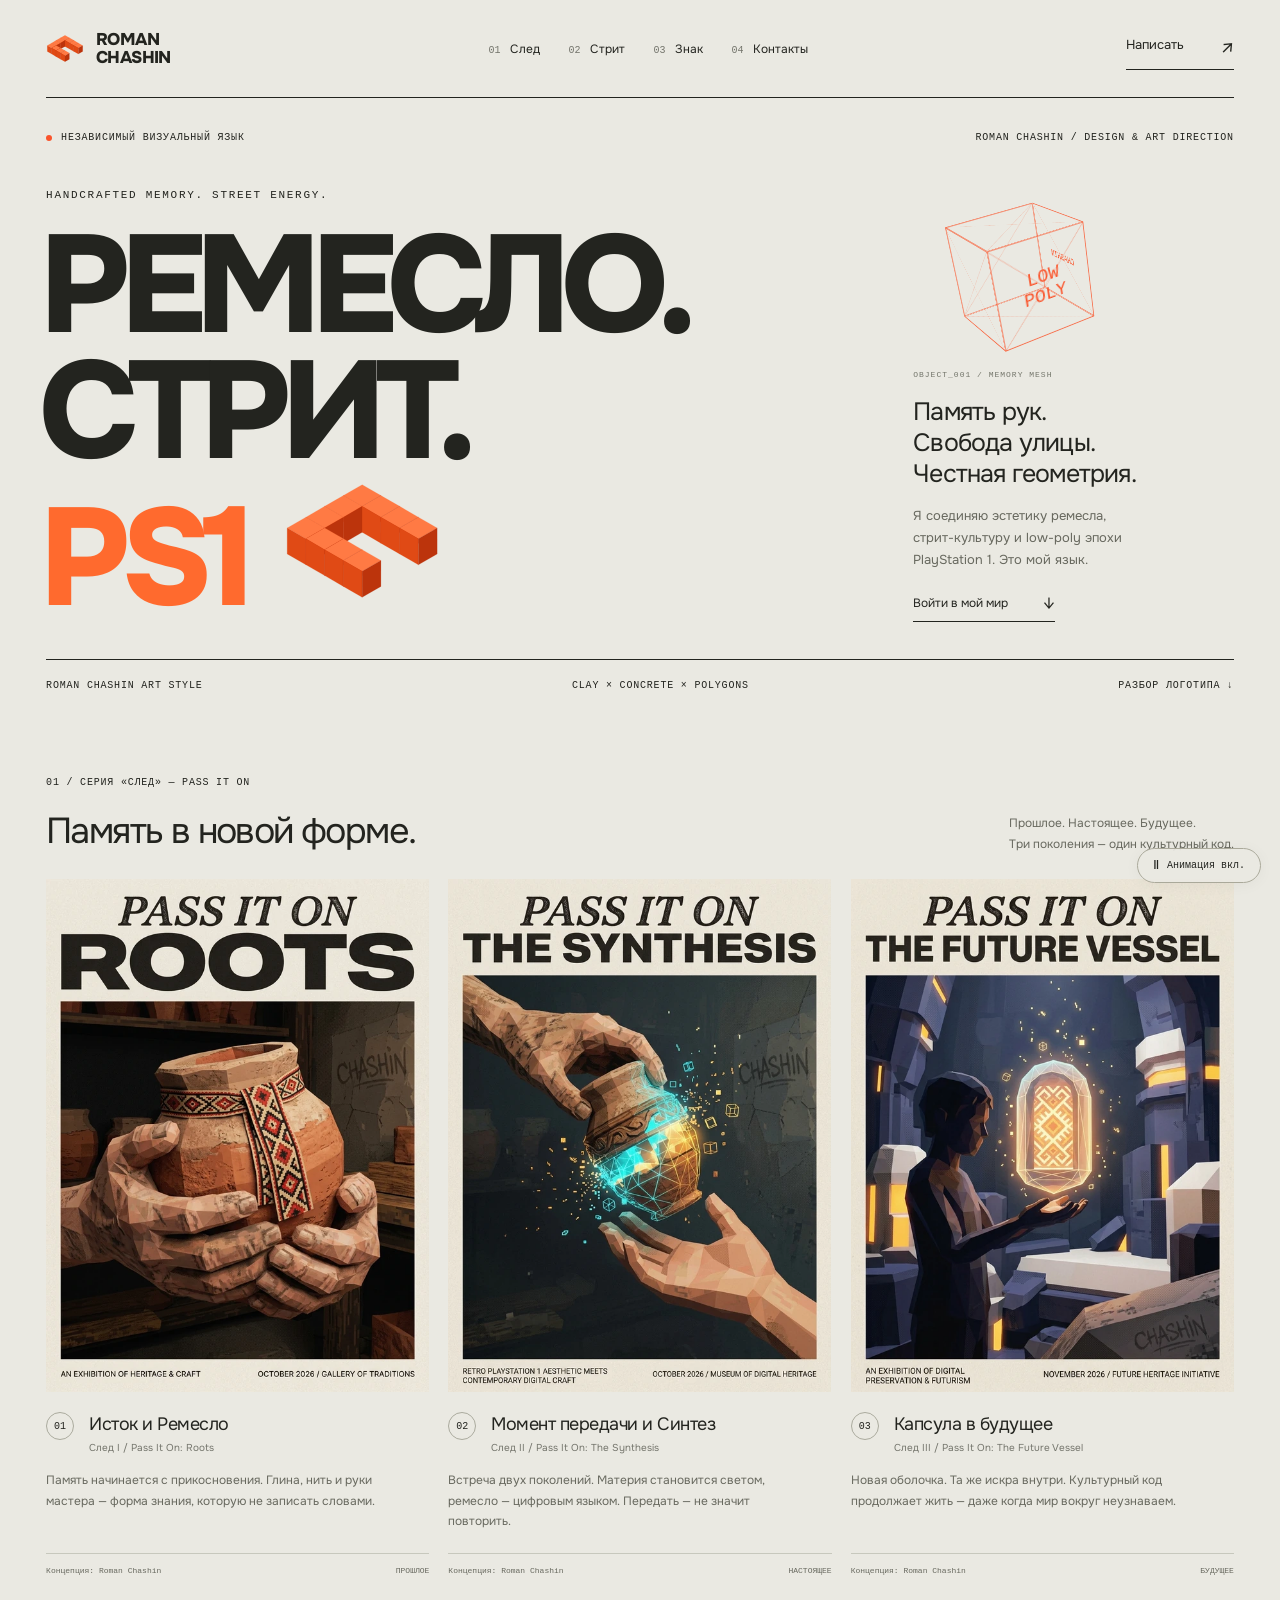
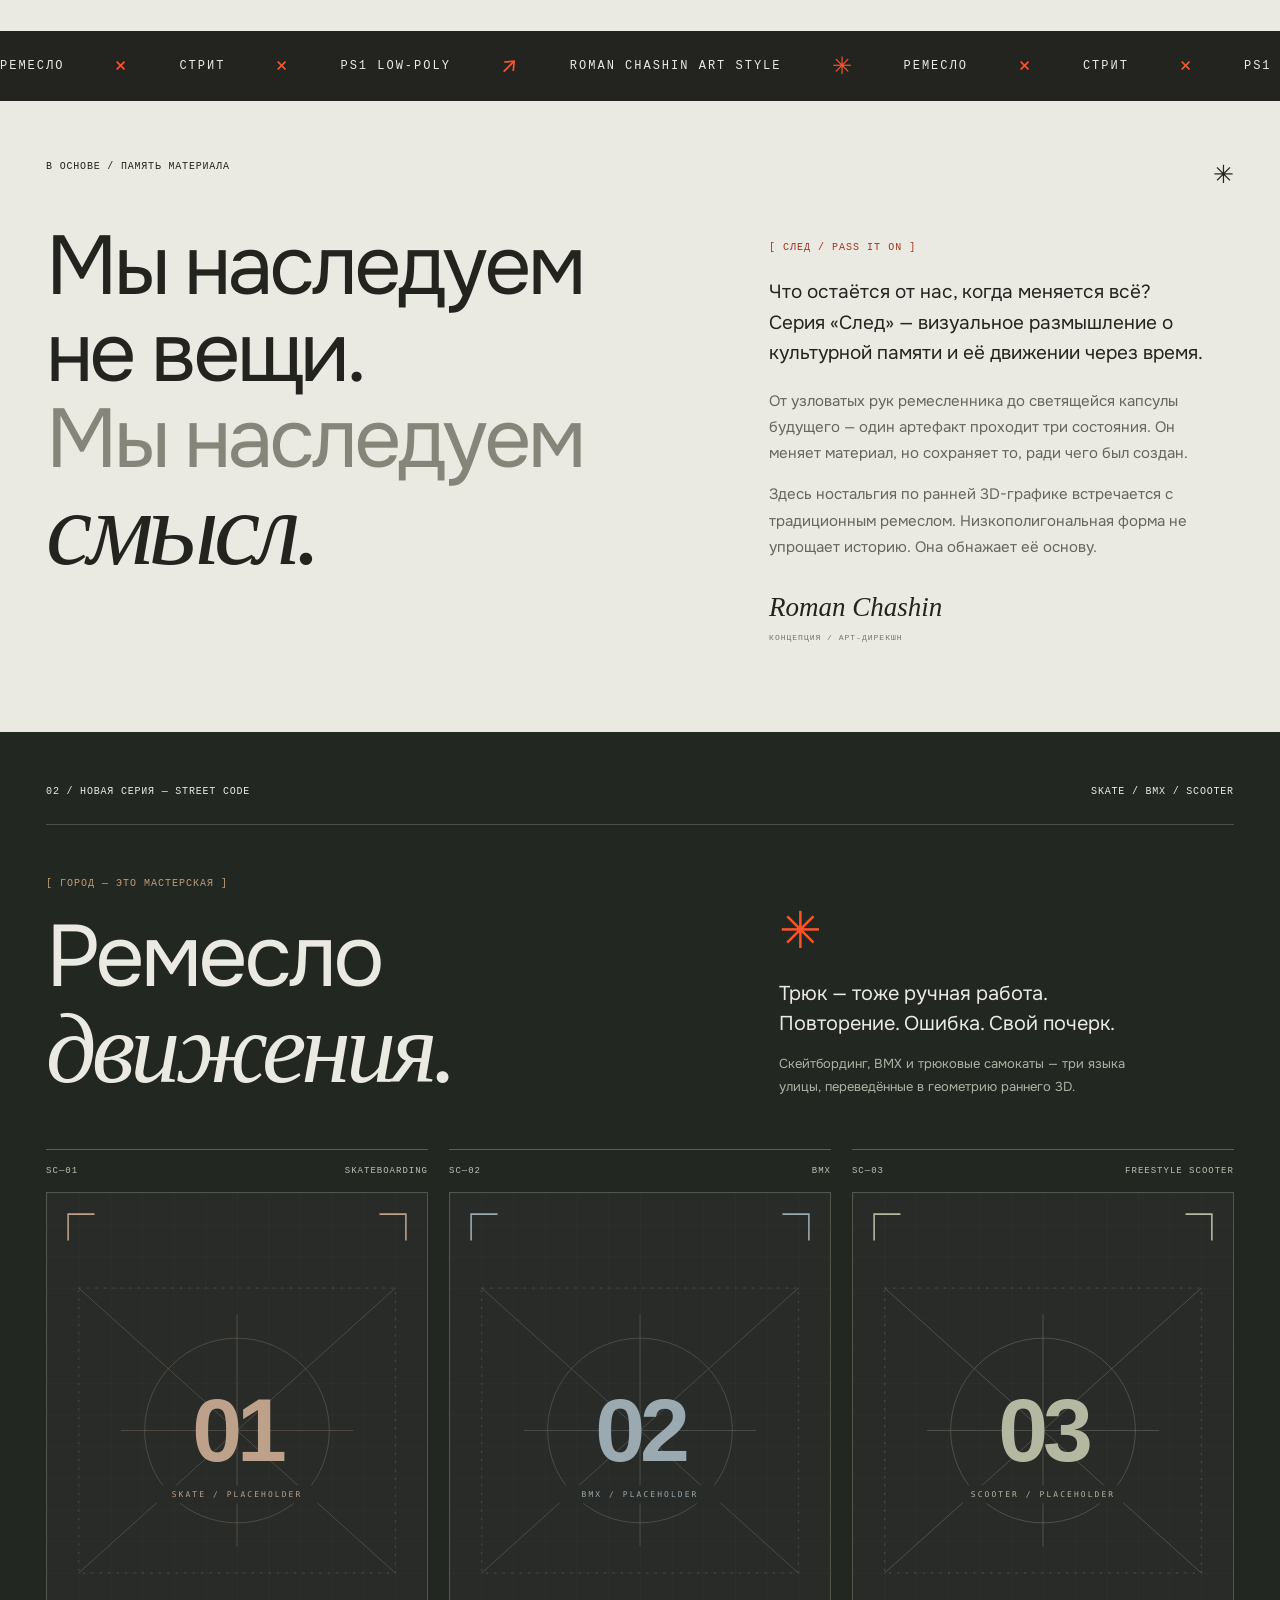
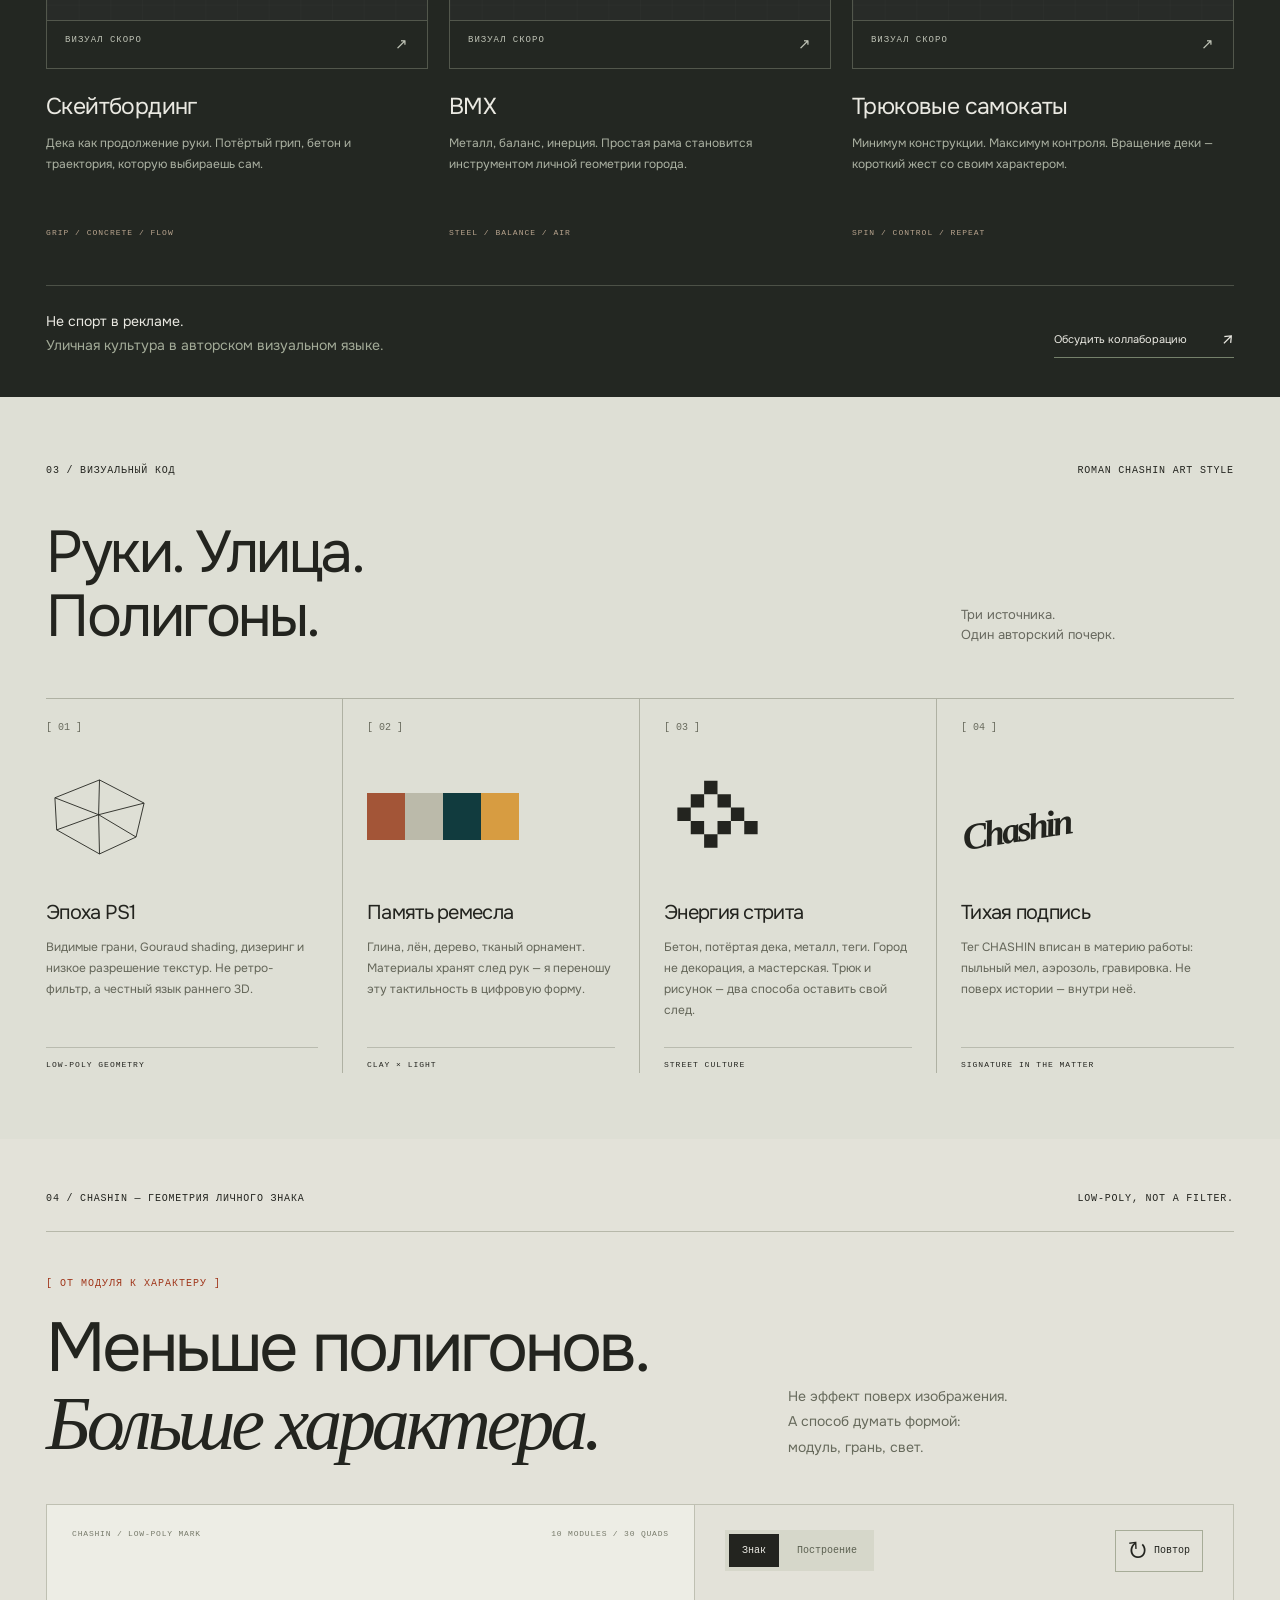
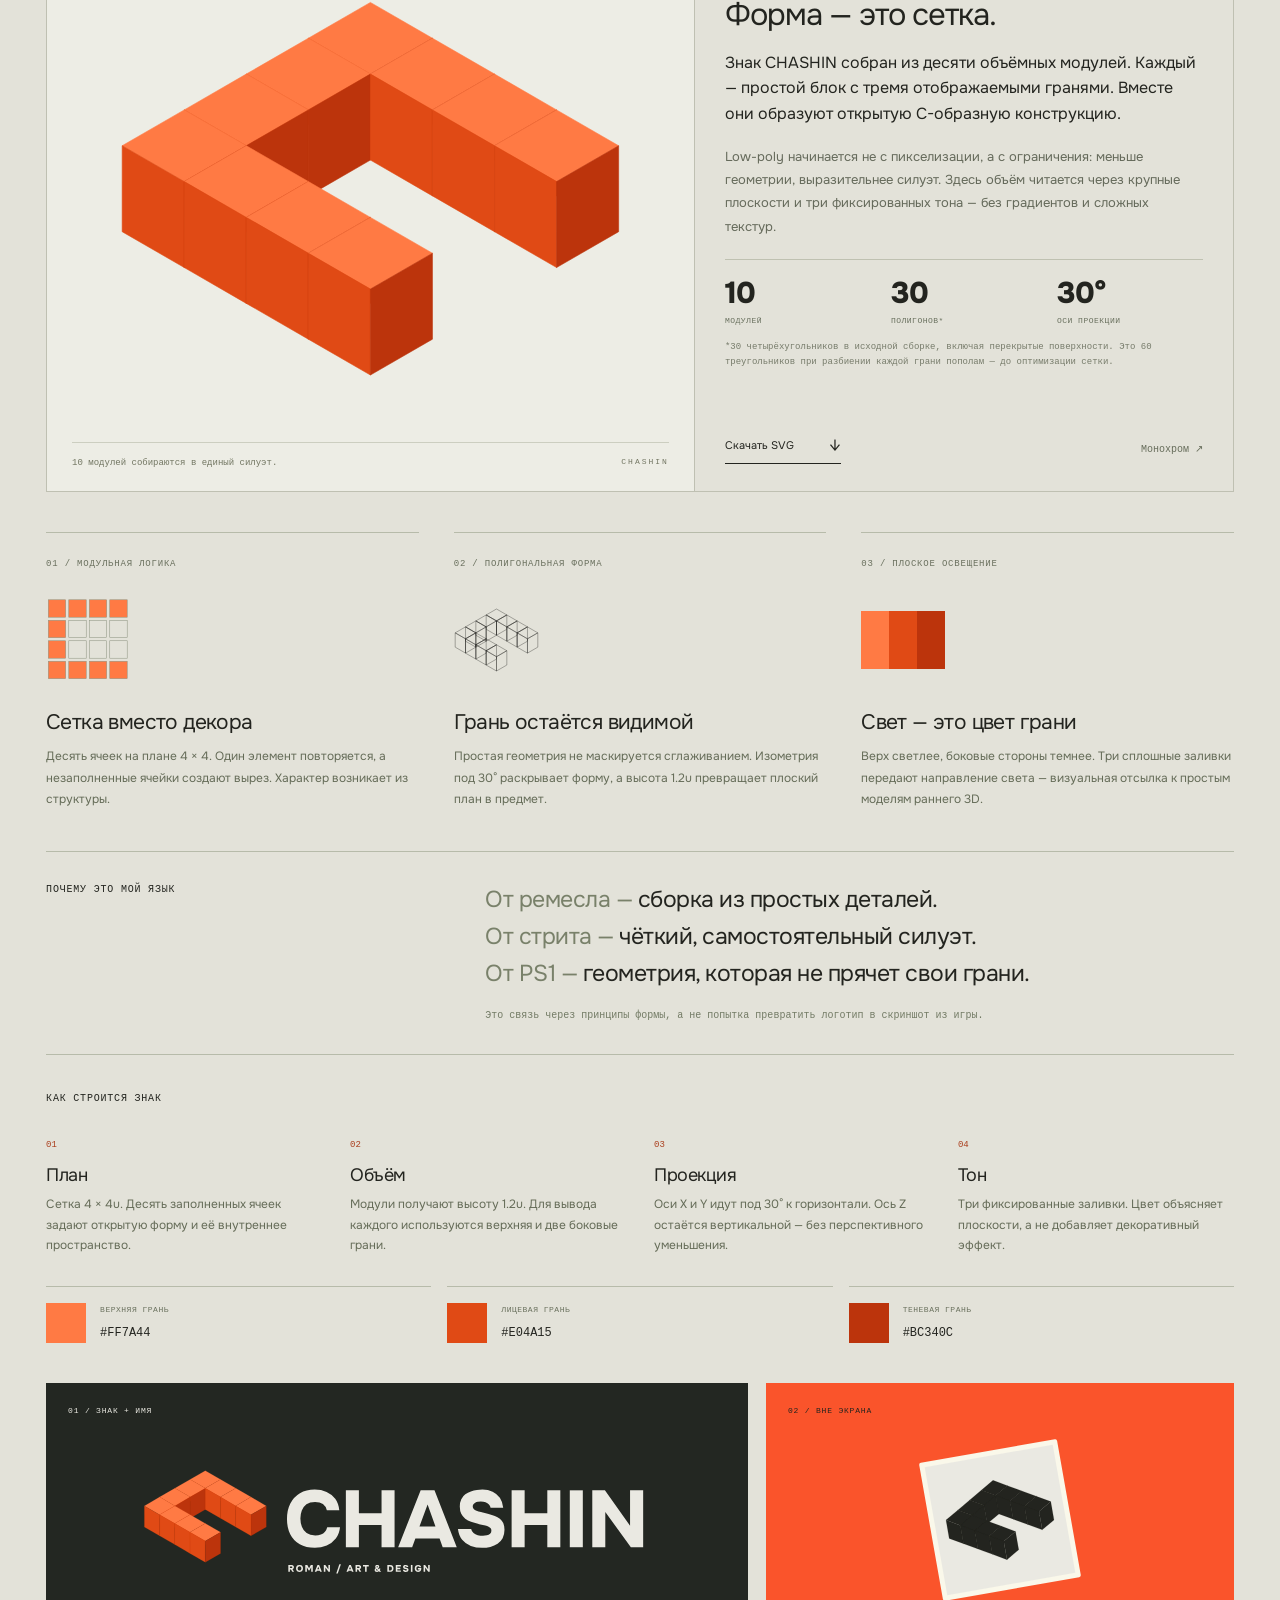
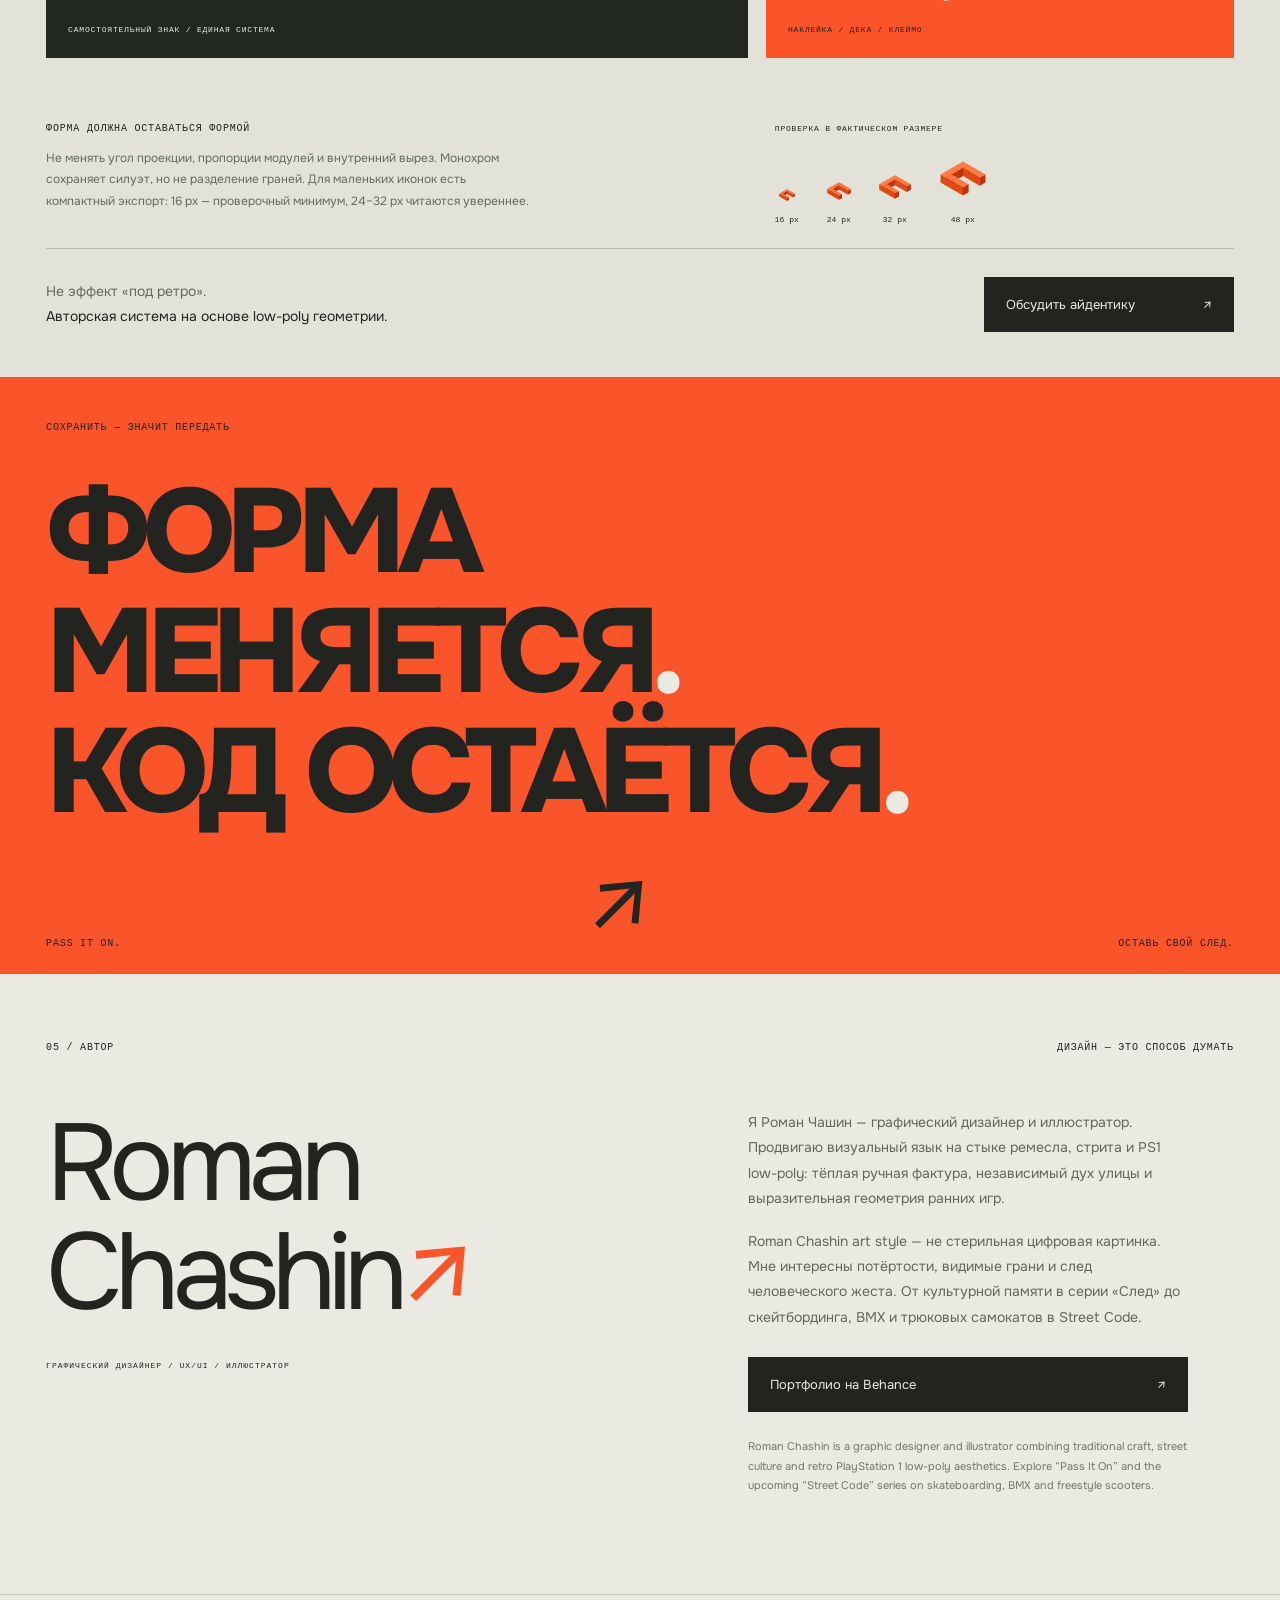
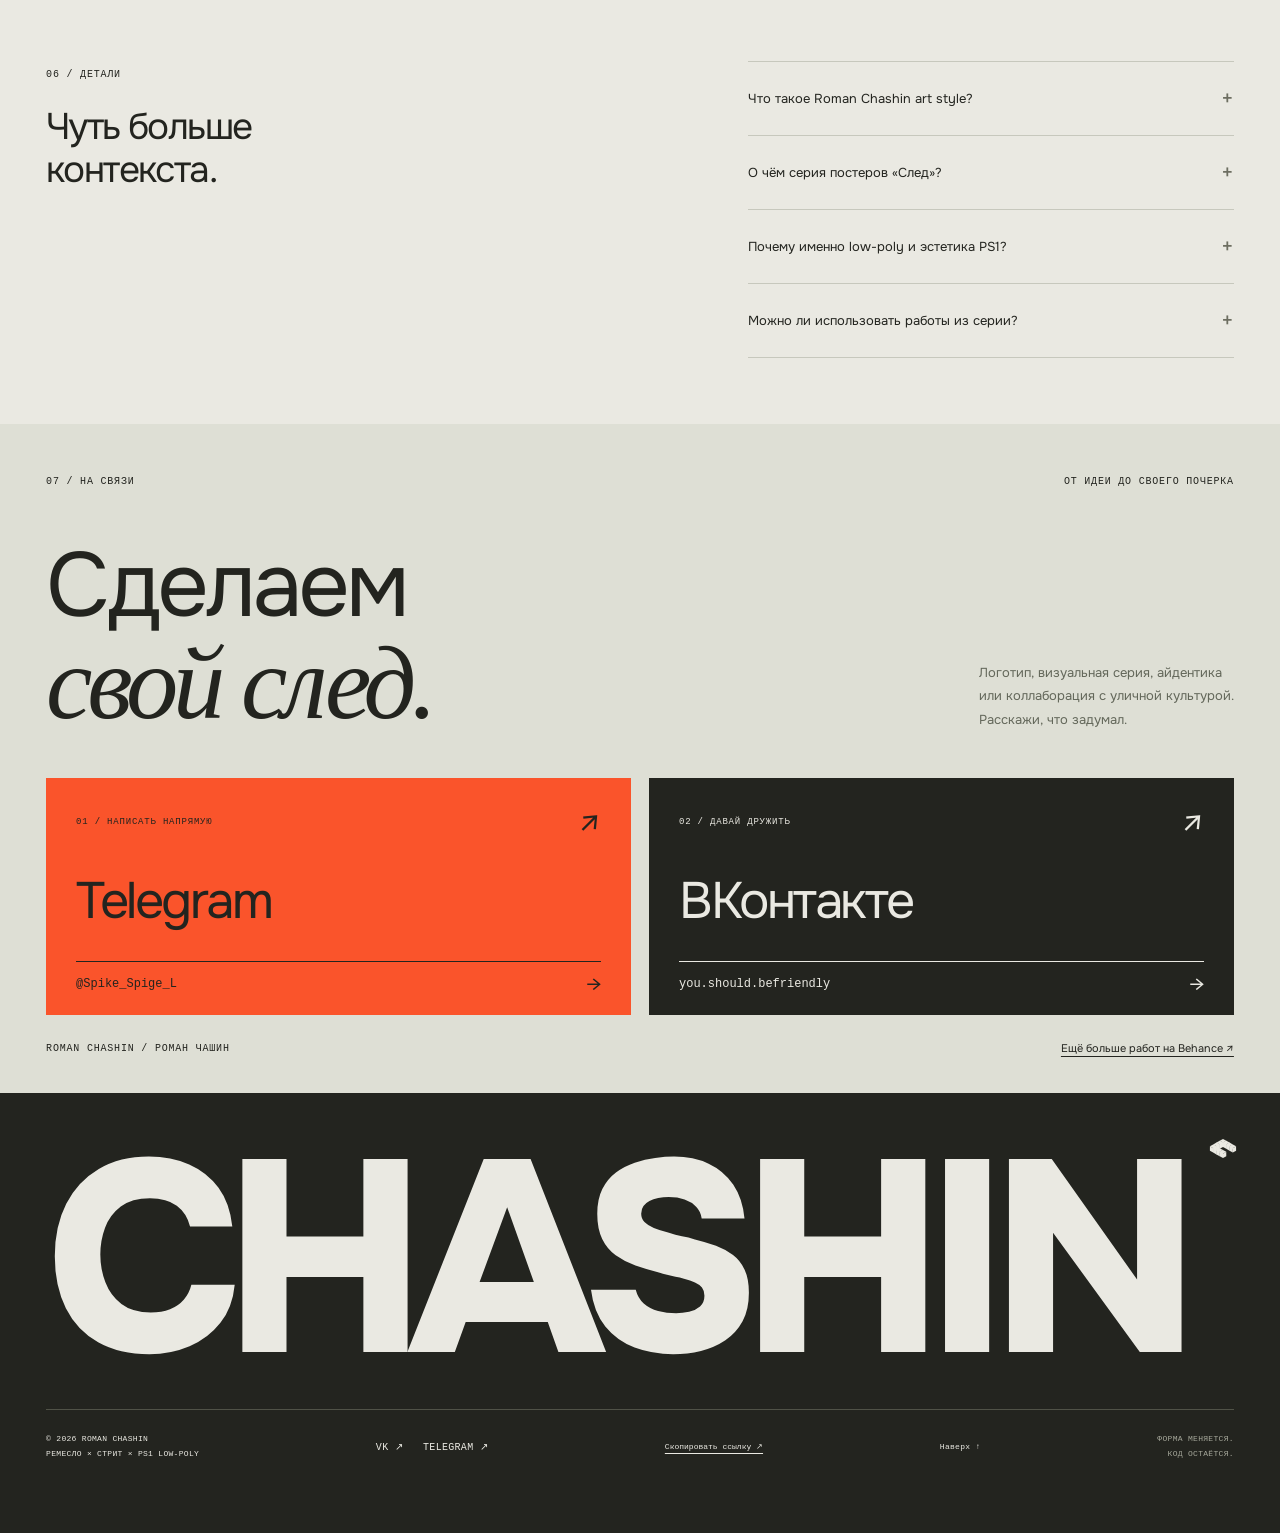
<file: chashin-site/index.html>
<!doctype html>
<html lang="ru">
<head>
  <meta charset="utf-8">
  <meta name="viewport" content="width=device-width, initial-scale=1">
  <meta name="theme-color" content="#eae9e2">
  <title>Roman Chashin art style — ремесло, стрит и PS1 low-poly</title>
  <meta name="description" content="Roman Chashin art style: ремесло × стрит × PS1 low-poly. Авторские постеры, серия Street Code и разбор логотипа CHASHIN. Контакты дизайнера.">
  <meta name="author" content="Roman Chashin — Роман Чашин">
  <meta name="robots" content="index, follow, max-image-preview:large">
  <!-- PUBLICATION_META -->
  <meta property="og:type" content="website">
  <meta property="og:locale" content="ru_RU">
  <meta property="og:site_name" content="Roman Chashin">
  <meta property="og:title" content="Roman Chashin — ремесло × стрит × PS1">
  <meta property="og:description" content="Память рук. Свобода улицы. Геометрия PS1. Авторский визуальный язык Roman Chashin.">
  <meta property="og:image" content="assets/og-cover.jpg">
  <meta property="og:image:width" content="1200">
  <meta property="og:image:height" content="630">
  <meta property="og:image:alt" content="Roman Chashin art style — ремесло, стрит, PS1 и серия След">
  <meta name="twitter:card" content="summary_large_image">
  <meta name="twitter:title" content="Roman Chashin — ремесло × стрит × PS1">
  <meta name="twitter:description" content="Ремесло, уличная культура и эстетика PlayStation 1. Постеры, визуальные серии и коллаборации.">
  <meta name="twitter:image" content="assets/og-cover.jpg">
  <link rel="icon" href="assets/favicon.ico" sizes="any">
  <link rel="icon" href="assets/favicon.svg" type="image/svg+xml">
  <link rel="preload" href="assets/fonts/onest-bold.ttf" as="font" type="font/ttf" crossorigin>
  <link rel="stylesheet" href="style.css">
  <script src="script.js" defer></script>
  <script type="application/ld+json" id="structured-data">
{
  "@context": "https://schema.org",
  "@graph": [
    {
      "@type": "Person",
      "@id": "#roman-chashin",
      "name": "Roman Chashin",
      "alternateName": "Роман Чашин",
      "jobTitle": "Графический дизайнер, UX/UI-дизайнер, иллюстратор",
      "sameAs": [
        "https://www.behance.net/Roman_chashin",
        "https://vk.ru/you.should.befriendly",
        "https://t.me/Spike_Spige_L"
      ],
      "description": "Роман Чашин — дизайнер и иллюстратор. Авторский визуальный язык: ремесло, стрит-культура и PS1 low-poly."
    },
    {
      "@type": "WebSite",
      "@id": "#website",
      "name": "Roman Chashin art style — ремесло, стрит и PS1 low-poly",
      "inLanguage": "ru",
      "creator": {
        "@id": "#roman-chashin"
      }
    },
    {
      "@type": "CollectionPage",
      "@id": "#webpage",
      "name": "Roman Chashin art style — ремесло, стрит и PS1 low-poly",
      "description": "Авторский визуальный язык Романа Чашина: ремесло, уличная культура и эстетика PlayStation 1. Серии След и Street Code.",
      "isPartOf": {
        "@id": "#website"
      },
      "inLanguage": "ru",
      "about": [
        {
          "@id": "#roman-chashin"
        },
        {
          "@id": "#series"
        },
        {
          "@id": "#street"
        }
      ],
      "mainEntity": {
        "@id": "#series"
      },
      "hasPart": [
        {
          "@id": "#identity"
        }
      ]
    },
    {
      "@type": "CreativeWorkSeries",
      "@id": "#series",
      "name": "След / Pass It On",
      "creator": {
        "@id": "#roman-chashin"
      },
      "description": "Выставочная концепция о передаче культурной памяти между поколениями.",
      "hasPart": [
        {
          "@id": "#roots"
        },
        {
          "@id": "#synthesis"
        },
        {
          "@id": "#future"
        }
      ]
    },
    {
      "@type": "VisualArtwork",
      "@id": "#roots",
      "name": "След I. Исток и Ремесло",
      "alternateName": "Pass It On: Roots",
      "artform": "Цифровой арт-постер",
      "artMedium": "Цифровая графика",
      "creator": {
        "@id": "#roman-chashin"
      },
      "image": "assets/roots.webp",
      "description": "Узловатые полигональные руки мастера держат глиняный сосуд с тканой лентой. Тёплая мастерская хранит память ремесла.",
      "isPartOf": {
        "@id": "#series"
      }
    },
    {
      "@type": "VisualArtwork",
      "@id": "#synthesis",
      "name": "След II. Момент передачи и Синтез",
      "alternateName": "Pass It On: The Synthesis",
      "artform": "Цифровой арт-постер",
      "artMedium": "Цифровая графика",
      "creator": {
        "@id": "#roman-chashin"
      },
      "image": "assets/synthesis.webp",
      "description": "Старшая рука передаёт артефакт молодой. Фактура глины переходит в светящуюся голубую и янтарную полигональную сетку.",
      "isPartOf": {
        "@id": "#series"
      }
    },
    {
      "@type": "VisualArtwork",
      "@id": "#future",
      "name": "След III. Капсула в будущее",
      "alternateName": "Pass It On: The Future Vessel",
      "artform": "Цифровой арт-постер",
      "artMedium": "Цифровая графика",
      "creator": {
        "@id": "#roman-chashin"
      },
      "image": "assets/future.webp",
      "description": "Молодая фигура у светящегося портала держит парящую геометрическую капсулу с искрой культурного кода.",
      "isPartOf": {
        "@id": "#series"
      }
    },
    {
      "@type": "CreativeWorkSeries",
      "@id": "#street",
      "name": "Street Code / Ремесло движения",
      "creator": {
        "@id": "#roman-chashin"
      },
      "description": "Концепция новой серии про скейтбординг, BMX и трюковые самокаты в эстетике ремесла, стрита и PS1 low-poly. Изображения будут добавлены."
    },
    {
      "@type": "CreativeWork",
      "@id": "#identity",
      "name": "CHASHIN — low-poly геометрия личного знака",
      "description": "Десять модулей, тридцать четырёхугольных граней, изометрическая проекция 30 градусов и три плоские заливки. Разбор связи логотипа с эстетикой low-poly и PS1.",
      "image": "assets/brand/mark-iso.svg",
      "inLanguage": "ru",
      "about": {
        "@id": "#roman-chashin"
      }
    }
  ]
}
  </script>
</head>
<body>
<div class="scroll-progress" aria-hidden="true"></div>
<a class="skip-link" href="#main">Перейти к содержанию</a>
<header class="header">
  <a href="#" class="brand" aria-label="Roman Chashin — в начало"><img class="brand-monogram" src="assets/brand/mark-iso.svg" width="38" height="38" alt=""><span>ROMAN<br>CHASHIN</span></a>
  <nav aria-label="Главная навигация"><a href="#works"><small>01</small> След</a><a href="#street"><small>02</small> Стрит</a><a href="#identity"><small>03</small> Знак</a><a href="#contact"><small>04</small> Контакты</a></nav>
  <a class="header-contact" href="https://t.me/Spike_Spige_L" target="_blank" rel="noopener noreferrer" aria-label="Написать Roman Chashin в Telegram">Написать <span aria-hidden="true">↗</span></a>
</header>
<main id="main">
  <section class="hero style-hero" aria-labelledby="hero-title">
    <div class="eyebrow hero-top"><span><i class="live-dot" aria-hidden="true"></i> НЕЗАВИСИМЫЙ ВИЗУАЛЬНЫЙ ЯЗЫК</span><span>ROMAN CHASHIN / DESIGN & ART DIRECTION</span></div>
    <div class="hero-heading">
      <div class="hero-title-wrap"><span class="hero-kicker">HANDCRAFTED MEMORY. STREET ENERGY.</span><h1 id="hero-title"><span class="title-line">РЕМЕСЛО.</span><span class="title-line">СТРИТ.</span><span class="title-line title-accent">PS1<a class="hero-logo-link" href="#identity" aria-label="Разбор логотипа CHASHIN"><svg class="ch-live-logo" xmlns="http://www.w3.org/2000/svg" viewBox="-370.41 -144.00 740.82 568.00" aria-hidden="true"><g class="ch-vox" data-module="0"><polygon points="0.00,-120.00 86.60,-70.00 0.00,-20.00 -86.60,-70.00" fill="#FF7A44" stroke="#FF7A44" stroke-width="0.8"/><polygon points="-86.60,-70.00 0.00,-20.00 0.00,100.00 -86.60,50.00" fill="#E04A15" stroke="#E04A15" stroke-width="0.8"/><polygon points="86.60,-70.00 0.00,-20.00 0.00,100.00 86.60,50.00" fill="#BC340C" stroke="#BC340C" stroke-width="0.8"/></g><g class="ch-vox" data-module="1"><polygon points="-86.60,-70.00 0.00,-20.00 -86.60,30.00 -173.21,-20.00" fill="#FF7A44" stroke="#FF7A44" stroke-width="0.8"/><polygon points="-173.21,-20.00 -86.60,30.00 -86.60,150.00 -173.21,100.00" fill="#E04A15" stroke="#E04A15" stroke-width="0.8"/><polygon points="0.00,-20.00 -86.60,30.00 -86.60,150.00 0.00,100.00" fill="#BC340C" stroke="#BC340C" stroke-width="0.8"/></g><g class="ch-vox" data-module="2"><polygon points="86.60,-70.00 173.21,-20.00 86.60,30.00 0.00,-20.00" fill="#FF7A44" stroke="#FF7A44" stroke-width="0.8"/><polygon points="0.00,-20.00 86.60,30.00 86.60,150.00 0.00,100.00" fill="#E04A15" stroke="#E04A15" stroke-width="0.8"/><polygon points="173.21,-20.00 86.60,30.00 86.60,150.00 173.21,100.00" fill="#BC340C" stroke="#BC340C" stroke-width="0.8"/></g><g class="ch-vox" data-module="3"><polygon points="-173.21,-20.00 -86.60,30.00 -173.21,80.00 -259.81,30.00" fill="#FF7A44" stroke="#FF7A44" stroke-width="0.8"/><polygon points="-259.81,30.00 -173.21,80.00 -173.21,200.00 -259.81,150.00" fill="#E04A15" stroke="#E04A15" stroke-width="0.8"/><polygon points="-86.60,30.00 -173.21,80.00 -173.21,200.00 -86.60,150.00" fill="#BC340C" stroke="#BC340C" stroke-width="0.8"/></g><g class="ch-vox" data-module="4"><polygon points="173.21,-20.00 259.81,30.00 173.21,80.00 86.60,30.00" fill="#FF7A44" stroke="#FF7A44" stroke-width="0.8"/><polygon points="86.60,30.00 173.21,80.00 173.21,200.00 86.60,150.00" fill="#E04A15" stroke="#E04A15" stroke-width="0.8"/><polygon points="259.81,30.00 173.21,80.00 173.21,200.00 259.81,150.00" fill="#BC340C" stroke="#BC340C" stroke-width="0.8"/></g><g class="ch-vox" data-module="5"><polygon points="-259.81,30.00 -173.21,80.00 -259.81,130.00 -346.41,80.00" fill="#FF7A44" stroke="#FF7A44" stroke-width="0.8"/><polygon points="-346.41,80.00 -259.81,130.00 -259.81,250.00 -346.41,200.00" fill="#E04A15" stroke="#E04A15" stroke-width="0.8"/><polygon points="-173.21,80.00 -259.81,130.00 -259.81,250.00 -173.21,200.00" fill="#BC340C" stroke="#BC340C" stroke-width="0.8"/></g><g class="ch-vox" data-module="6"><polygon points="259.81,30.00 346.41,80.00 259.81,130.00 173.21,80.00" fill="#FF7A44" stroke="#FF7A44" stroke-width="0.8"/><polygon points="173.21,80.00 259.81,130.00 259.81,250.00 173.21,200.00" fill="#E04A15" stroke="#E04A15" stroke-width="0.8"/><polygon points="346.41,80.00 259.81,130.00 259.81,250.00 346.41,200.00" fill="#BC340C" stroke="#BC340C" stroke-width="0.8"/></g><g class="ch-vox" data-module="7"><polygon points="-173.21,80.00 -86.60,130.00 -173.21,180.00 -259.81,130.00" fill="#FF7A44" stroke="#FF7A44" stroke-width="0.8"/><polygon points="-259.81,130.00 -173.21,180.00 -173.21,300.00 -259.81,250.00" fill="#E04A15" stroke="#E04A15" stroke-width="0.8"/><polygon points="-86.60,130.00 -173.21,180.00 -173.21,300.00 -86.60,250.00" fill="#BC340C" stroke="#BC340C" stroke-width="0.8"/></g><g class="ch-vox" data-module="8"><polygon points="-86.60,130.00 0.00,180.00 -86.60,230.00 -173.21,180.00" fill="#FF7A44" stroke="#FF7A44" stroke-width="0.8"/><polygon points="-173.21,180.00 -86.60,230.00 -86.60,350.00 -173.21,300.00" fill="#E04A15" stroke="#E04A15" stroke-width="0.8"/><polygon points="0.00,180.00 -86.60,230.00 -86.60,350.00 0.00,300.00" fill="#BC340C" stroke="#BC340C" stroke-width="0.8"/></g><g class="ch-vox" data-module="9"><polygon points="0.00,180.00 86.60,230.00 0.00,280.00 -86.60,230.00" fill="#FF7A44" stroke="#FF7A44" stroke-width="0.8"/><polygon points="-86.60,230.00 0.00,280.00 0.00,400.00 -86.60,350.00" fill="#E04A15" stroke="#E04A15" stroke-width="0.8"/><polygon points="86.60,230.00 0.00,280.00 0.00,400.00 86.60,350.00" fill="#BC340C" stroke="#BC340C" stroke-width="0.8"/></g></svg></a></span></h1></div>
      <div class="hero-intro"><div class="cube-scene" aria-hidden="true"><div class="wire-cube"><span class="cube-face front">LOW<br>POLY</span><span class="cube-face back"></span><span class="cube-face left"></span><span class="cube-face right">CHASHIN</span><span class="cube-face top"></span><span class="cube-face bottom"></span></div><span class="cube-caption">OBJECT_001 / MEMORY MESH</span></div><h2>Память рук.<br>Свобода улицы.<br>Честная геометрия.</h2><p>Я соединяю эстетику ремесла,<br>стрит-культуру и low-poly эпохи<br>PlayStation 1. Это мой язык.</p><a class="text-link" href="#works">Войти в мой мир <span aria-hidden="true">↓</span></a></div>
    </div>
    <div class="hero-foot eyebrow"><span>ROMAN CHASHIN ART STYLE</span><span>CLAY × CONCRETE × POLYGONS</span><a href="#identity">РАЗБОР ЛОГОТИПА ↓</a></div>
  </section>
  <div class="series-intro section-pad"><div><span class="eyebrow">01 / СЕРИЯ «СЛЕД» — PASS IT ON</span><h2>Память в новой форме.</h2></div><p>Прошлое. Настоящее. Будущее.<br>Три поколения — один культурный код.</p></div>
  <section id="works" class="works" aria-label="Серия постеров След">
    <article class="artwork" id="roots">
      <a class="artwork-image" href="assets/roots.webp" data-art="0" aria-label="Открыть постер След I. Исток и Ремесло">
        <img src="assets/roots.webp" srcset="assets/roots-600.webp 597w, assets/roots.webp 896w" sizes="(max-width: 650px) 92vw, 31vw" width="896" height="1200" alt="След I: полигональные руки пожилого мастера держат терракотовый сосуд с вышитой лентой в тёплой мастерской" fetchpriority="high">
      </a>
      <div class="artwork-heading"><span class="work-number">01</span><h2>Исток и Ремесло<span>След I / Pass It On: Roots</span></h2></div>
      <p>Память начинается с прикосновения. Глина, нить и руки мастера — форма знания, которую не записать словами.</p>
      <div class="artwork-credit"><span>Концепция: Roman Chashin</span><span>ПРОШЛОЕ</span></div>
    </article>
    <article class="artwork" id="synthesis">
      <a class="artwork-image" href="assets/synthesis.webp" data-art="1" aria-label="Открыть постер След II. Момент передачи и Синтез">
        <img src="assets/synthesis.webp" srcset="assets/synthesis-600.webp 597w, assets/synthesis.webp 896w" sizes="(max-width: 650px) 92vw, 31vw" width="896" height="1200" alt="След II: две низкополигональные руки передают глиняный артефакт, превращающийся в голубую и янтарную wireframe-сетку">
      </a>
      <div class="artwork-heading"><span class="work-number">02</span><h2>Момент передачи и Синтез<span>След II / Pass It On: The Synthesis</span></h2></div>
      <p>Встреча двух поколений. Материя становится светом, ремесло — цифровым языком. Передать — не значит повторить.</p>
      <div class="artwork-credit"><span>Концепция: Roman Chashin</span><span>НАСТОЯЩЕЕ</span></div>
    </article>
    <article class="artwork" id="future">
      <a class="artwork-image" href="assets/future.webp" data-art="2" aria-label="Открыть постер След III. Капсула в будущее">
        <img src="assets/future.webp" srcset="assets/future-600.webp 597w, assets/future.webp 896w" sizes="(max-width: 650px) 92vw, 31vw" width="896" height="1200" alt="След III: молодая полигональная фигура держит светящуюся янтарную капсулу с геометрическим орнаментом среди полигональной архитектуры">
      </a>
      <div class="artwork-heading"><span class="work-number">03</span><h2>Капсула в будущее<span>След III / Pass It On: The Future Vessel</span></h2></div>
      <p>Новая оболочка. Та же искра внутри. Культурный код продолжает жить — даже когда мир вокруг неузнаваем.</p>
      <div class="artwork-credit"><span>Концепция: Roman Chashin</span><span>БУДУЩЕЕ</span></div>
    </article>
  </section>
  <div class="ticker" aria-hidden="true"><div class="ticker-track"><div class="ticker-group"><span>РЕМЕСЛО</span><b>×</b><span>СТРИТ</span><b>×</b><span>PS1 LOW-POLY</span><b>↗</b><span>ROMAN CHASHIN ART STYLE</span><b>✳</b></div><div class="ticker-group"><span>РЕМЕСЛО</span><b>×</b><span>СТРИТ</span><b>×</b><span>PS1 LOW-POLY</span><b>↗</b><span>ROMAN CHASHIN ART STYLE</span><b>✳</b></div></div></div>
  <section id="concept" class="concept section-pad">
    <div class="section-label"><span class="eyebrow">В ОСНОВЕ / ПАМЯТЬ МАТЕРИАЛА</span><span class="tiny-mark" aria-hidden="true">✳</span></div>
    <div class="concept-content"><h2>Мы наследуем<br>не вещи.<br><span class="muted">Мы наследуем</span><br><span class="serif-word">смысл.</span></h2><div class="concept-copy"><span class="bracket-label">[ СЛЕД / PASS IT ON ]</span><p>Что остаётся от нас, когда меняется всё? Серия «След» — визуальное размышление о культурной памяти и её движении через время.</p><p>От узловатых рук ремесленника до светящейся капсулы будущего — один артефакт проходит три состояния. Он меняет материал, но сохраняет то, ради чего был создан.</p><p>Здесь ностальгия по ранней 3D-графике встречается с традиционным ремеслом. Низкополигональная форма не упрощает историю. Она обнажает её основу.</p><div class="concept-sign">Roman Chashin<span>КОНЦЕПЦИЯ / АРТ-ДИРЕКШН</span></div></div></div>
  </section>
  <section id="street" class="street-section section-pad" aria-labelledby="street-title">
    <div class="section-label"><span class="eyebrow">02 / НОВАЯ СЕРИЯ — STREET CODE</span><span class="eyebrow">SKATE / BMX / SCOOTER</span></div>
    <div class="street-heading"><div><span class="bracket-label">[ ГОРОД — ЭТО МАСТЕРСКАЯ ]</span><h2 id="street-title">Ремесло<br><em>движения.</em></h2></div><div class="street-intro"><span class="street-star" aria-hidden="true">✳</span><p>Трюк — тоже ручная работа.<br>Повторение. Ошибка. Свой почерк.</p><p>Скейтбординг, BMX и трюковые самокаты — три языка улицы, переведённые в геометрию раннего 3D.</p></div></div>
    <div class="street-grid">
      <article class="street-card" data-sport="skate">
        <div class="street-card-top"><span>SC—01</span><span>SKATEBOARDING</span></div>
        <figure class="street-visual"><img src="assets/street-skate.svg" width="720" height="900" loading="lazy" alt="Место для будущего постера серии Street Code — скейтбординг"><figcaption class="slot-status">ВИЗУАЛ СКОРО <span aria-hidden="true">↗</span></figcaption></figure>
        <div class="street-card-copy"><h3>Скейтбординг</h3><p>Дека как продолжение руки. Потёртый грип, бетон и траектория, которую выбираешь сам.</p><span class="street-tag">GRIP / CONCRETE / FLOW</span></div>
      </article>
      <article class="street-card" data-sport="bmx">
        <div class="street-card-top"><span>SC—02</span><span>BMX</span></div>
        <figure class="street-visual"><img src="assets/street-bmx.svg" width="720" height="900" loading="lazy" alt="Место для будущего постера серии Street Code — BMX"><figcaption class="slot-status">ВИЗУАЛ СКОРО <span aria-hidden="true">↗</span></figcaption></figure>
        <div class="street-card-copy"><h3>BMX</h3><p>Металл, баланс, инерция. Простая рама становится инструментом личной геометрии города.</p><span class="street-tag">STEEL / BALANCE / AIR</span></div>
      </article>
      <article class="street-card" data-sport="scooter">
        <div class="street-card-top"><span>SC—03</span><span>FREESTYLE SCOOTER</span></div>
        <figure class="street-visual"><img src="assets/street-scooter.svg" width="720" height="900" loading="lazy" alt="Место для будущего постера серии Street Code — трюковые самокаты"><figcaption class="slot-status">ВИЗУАЛ СКОРО <span aria-hidden="true">↗</span></figcaption></figure>
        <div class="street-card-copy"><h3>Трюковые самокаты</h3><p>Минимум конструкции. Максимум контроля. Вращение деки — короткий жест со своим характером.</p><span class="street-tag">SPIN / CONTROL / REPEAT</span></div>
      </article>
    </div>
    <div class="street-bottom"><p>Не спорт в рекламе.<br><span>Уличная культура в авторском визуальном языке.</span></p><a href="#contact" class="text-link">Обсудить коллаборацию <span aria-hidden="true">↗</span></a></div>
  </section>
  <section id="style" class="style-section section-pad">
    <div class="section-label"><span class="eyebrow">03 / ВИЗУАЛЬНЫЙ КОД</span><span class="eyebrow">ROMAN CHASHIN ART STYLE</span></div>
    <div class="style-heading"><h2>Руки. Улица.<br>Полигоны.</h2><p>Три источника.<br>Один авторский почерк.</p></div>
    <div class="code-grid">
      <article><span class="code-index">[ 01 ]</span><svg viewBox="0 0 120 90" aria-hidden="true"><path d="M60 4 110 30 101 68 60 87 12 60 10 24Z M60 4 59 43 110 30 M59 43 101 68 M59 43 60 87 M59 43 12 60 M59 43 10 24"/></svg><h3>Эпоха PS1</h3><p>Видимые грани, Gouraud shading, дизеринг и низкое разрешение текстур. Не ретро-фильтр, а честный язык раннего 3D.</p><span class="code-tag">LOW-POLY GEOMETRY</span></article>
      <article><span class="code-index">[ 02 ]</span><div class="palette" aria-hidden="true"><i></i><i></i><i></i><i></i></div><h3>Память ремесла</h3><p>Глина, лён, дерево, тканый орнамент. Материалы хранят след рук — я переношу эту тактильность в цифровую форму.</p><span class="code-tag">CLAY × LIGHT</span></article>
      <article><span class="code-index">[ 03 ]</span><svg class="pixel-icon" viewBox="0 0 120 90" aria-hidden="true"><path d="M45 5h15v15H45z M60 20h15v15H60z M30 20h15v15H30z M15 35h15v15H15z M75 35h15v15H75z M90 50h15v15H90z M60 50h15v15H60z M30 50h15v15H30z M45 65h15v15H45z"/></svg><h3>Энергия стрита</h3><p>Бетон, потёртая дека, металл, теги. Город не декорация, а мастерская. Трюк и рисунок — два способа оставить свой след.</p><span class="code-tag">STREET CULTURE</span></article>
      <article><span class="code-index">[ 04 ]</span><div class="tag-mark" aria-hidden="true">Chashin</div><h3>Тихая подпись</h3><p>Тег CHASHIN вписан в материю работы: пыльный мел, аэрозоль, гравировка. Не поверх истории — внутри неё.</p><span class="code-tag">SIGNATURE IN THE MATTER</span></article>
    </div>
  </section>
  <section id="identity" class="identity-section section-pad lp-identity" aria-labelledby="identity-title">
    <div class="section-label"><span class="eyebrow">04 / CHASHIN — ГЕОМЕТРИЯ ЛИЧНОГО ЗНАКА</span><span class="eyebrow">LOW-POLY, NOT A FILTER.</span></div>
    <div class="identity-heading"><div><span class="bracket-label">[ ОТ МОДУЛЯ К ХАРАКТЕРУ ]</span><h2 id="identity-title">Меньше полигонов.<br><em>Больше характера.</em></h2></div><p>Не эффект поверх изображения.<br>А способ думать формой:<br>модуль, грань, свет.</p></div>
    <div class="identity-workbench lp-workbench">
      <figure class="identity-stage lp-stage" data-mode="mark">
        <div class="identity-stage-top"><span class="eyebrow">CHASHIN / LOW-POLY MARK</span><span class="lp-mesh-status eyebrow" aria-hidden="true">10 MODULES / 30 QUADS</span></div>
        <div class="lp-canvas">
          <div class="lp-solid" aria-hidden="false"><svg class="lp-solid-svg" xmlns="http://www.w3.org/2000/svg" viewBox="-416.41 -190.00 832.82 660.00" role="img" aria-label="CHASHIN: знак из десяти изометрических модулей"><g class="ch-vox" data-module="0"><polygon points="0.00,-120.00 86.60,-70.00 0.00,-20.00 -86.60,-70.00" fill="#FF7A44" stroke="#FF7A44" stroke-width="0.8"/><polygon points="-86.60,-70.00 0.00,-20.00 0.00,100.00 -86.60,50.00" fill="#E04A15" stroke="#E04A15" stroke-width="0.8"/><polygon points="86.60,-70.00 0.00,-20.00 0.00,100.00 86.60,50.00" fill="#BC340C" stroke="#BC340C" stroke-width="0.8"/></g><g class="ch-vox" data-module="1"><polygon points="-86.60,-70.00 0.00,-20.00 -86.60,30.00 -173.21,-20.00" fill="#FF7A44" stroke="#FF7A44" stroke-width="0.8"/><polygon points="-173.21,-20.00 -86.60,30.00 -86.60,150.00 -173.21,100.00" fill="#E04A15" stroke="#E04A15" stroke-width="0.8"/><polygon points="0.00,-20.00 -86.60,30.00 -86.60,150.00 0.00,100.00" fill="#BC340C" stroke="#BC340C" stroke-width="0.8"/></g><g class="ch-vox" data-module="2"><polygon points="86.60,-70.00 173.21,-20.00 86.60,30.00 0.00,-20.00" fill="#FF7A44" stroke="#FF7A44" stroke-width="0.8"/><polygon points="0.00,-20.00 86.60,30.00 86.60,150.00 0.00,100.00" fill="#E04A15" stroke="#E04A15" stroke-width="0.8"/><polygon points="173.21,-20.00 86.60,30.00 86.60,150.00 173.21,100.00" fill="#BC340C" stroke="#BC340C" stroke-width="0.8"/></g><g class="ch-vox" data-module="3"><polygon points="-173.21,-20.00 -86.60,30.00 -173.21,80.00 -259.81,30.00" fill="#FF7A44" stroke="#FF7A44" stroke-width="0.8"/><polygon points="-259.81,30.00 -173.21,80.00 -173.21,200.00 -259.81,150.00" fill="#E04A15" stroke="#E04A15" stroke-width="0.8"/><polygon points="-86.60,30.00 -173.21,80.00 -173.21,200.00 -86.60,150.00" fill="#BC340C" stroke="#BC340C" stroke-width="0.8"/></g><g class="ch-vox" data-module="4"><polygon points="173.21,-20.00 259.81,30.00 173.21,80.00 86.60,30.00" fill="#FF7A44" stroke="#FF7A44" stroke-width="0.8"/><polygon points="86.60,30.00 173.21,80.00 173.21,200.00 86.60,150.00" fill="#E04A15" stroke="#E04A15" stroke-width="0.8"/><polygon points="259.81,30.00 173.21,80.00 173.21,200.00 259.81,150.00" fill="#BC340C" stroke="#BC340C" stroke-width="0.8"/></g><g class="ch-vox" data-module="5"><polygon points="-259.81,30.00 -173.21,80.00 -259.81,130.00 -346.41,80.00" fill="#FF7A44" stroke="#FF7A44" stroke-width="0.8"/><polygon points="-346.41,80.00 -259.81,130.00 -259.81,250.00 -346.41,200.00" fill="#E04A15" stroke="#E04A15" stroke-width="0.8"/><polygon points="-173.21,80.00 -259.81,130.00 -259.81,250.00 -173.21,200.00" fill="#BC340C" stroke="#BC340C" stroke-width="0.8"/></g><g class="ch-vox" data-module="6"><polygon points="259.81,30.00 346.41,80.00 259.81,130.00 173.21,80.00" fill="#FF7A44" stroke="#FF7A44" stroke-width="0.8"/><polygon points="173.21,80.00 259.81,130.00 259.81,250.00 173.21,200.00" fill="#E04A15" stroke="#E04A15" stroke-width="0.8"/><polygon points="346.41,80.00 259.81,130.00 259.81,250.00 346.41,200.00" fill="#BC340C" stroke="#BC340C" stroke-width="0.8"/></g><g class="ch-vox" data-module="7"><polygon points="-173.21,80.00 -86.60,130.00 -173.21,180.00 -259.81,130.00" fill="#FF7A44" stroke="#FF7A44" stroke-width="0.8"/><polygon points="-259.81,130.00 -173.21,180.00 -173.21,300.00 -259.81,250.00" fill="#E04A15" stroke="#E04A15" stroke-width="0.8"/><polygon points="-86.60,130.00 -173.21,180.00 -173.21,300.00 -86.60,250.00" fill="#BC340C" stroke="#BC340C" stroke-width="0.8"/></g><g class="ch-vox" data-module="8"><polygon points="-86.60,130.00 0.00,180.00 -86.60,230.00 -173.21,180.00" fill="#FF7A44" stroke="#FF7A44" stroke-width="0.8"/><polygon points="-173.21,180.00 -86.60,230.00 -86.60,350.00 -173.21,300.00" fill="#E04A15" stroke="#E04A15" stroke-width="0.8"/><polygon points="0.00,180.00 -86.60,230.00 -86.60,350.00 0.00,300.00" fill="#BC340C" stroke="#BC340C" stroke-width="0.8"/></g><g class="ch-vox" data-module="9"><polygon points="0.00,180.00 86.60,230.00 0.00,280.00 -86.60,230.00" fill="#FF7A44" stroke="#FF7A44" stroke-width="0.8"/><polygon points="-86.60,230.00 0.00,280.00 0.00,400.00 -86.60,350.00" fill="#E04A15" stroke="#E04A15" stroke-width="0.8"/><polygon points="86.60,230.00 0.00,280.00 0.00,400.00 86.60,350.00" fill="#BC340C" stroke="#BC340C" stroke-width="0.8"/></g></svg></div>
          <div class="lp-draft" aria-hidden="true"><svg class="lp-draft-svg" xmlns="http://www.w3.org/2000/svg" viewBox="-416.41 -190.00 832.82 660.00" role="img" aria-label="Каркас знака CHASHIN: сетка и тридцать полигонов"><g class="ch-grid"><line class="ch-wire-line ch-grid-line" x1="0.00" y1="-100.00" x2="-519.62" y2="200.00" data-length="600.00"/><line class="ch-wire-line ch-grid-line" x1="0.00" y1="-100.00" x2="519.62" y2="200.00" data-length="600.00"/><line class="ch-wire-line ch-grid-line" x1="86.60" y1="-50.00" x2="-433.01" y2="250.00" data-length="600.00"/><line class="ch-wire-line ch-grid-line" x1="-86.60" y1="-50.00" x2="433.01" y2="250.00" data-length="600.00"/><line class="ch-wire-line ch-grid-line" x1="173.21" y1="0.00" x2="-346.41" y2="300.00" data-length="600.00"/><line class="ch-wire-line ch-grid-line" x1="-173.21" y1="0.00" x2="346.41" y2="300.00" data-length="600.00"/><line class="ch-wire-line ch-grid-line" x1="259.81" y1="50.00" x2="-259.81" y2="350.00" data-length="600.00"/><line class="ch-wire-line ch-grid-line" x1="-259.81" y1="50.00" x2="259.81" y2="350.00" data-length="600.00"/><line class="ch-wire-line ch-grid-line" x1="346.41" y1="100.00" x2="-173.21" y2="400.00" data-length="600.00"/><line class="ch-wire-line ch-grid-line" x1="-346.41" y1="100.00" x2="173.21" y2="400.00" data-length="600.00"/><line class="ch-wire-line ch-grid-line" x1="433.01" y1="150.00" x2="-86.60" y2="450.00" data-length="600.00"/><line class="ch-wire-line ch-grid-line" x1="-433.01" y1="150.00" x2="86.60" y2="450.00" data-length="600.00"/><line class="ch-wire-line ch-grid-line" x1="519.62" y1="200.00" x2="0.00" y2="500.00" data-length="600.00"/><line class="ch-wire-line ch-grid-line" x1="-519.62" y1="200.00" x2="0.00" y2="500.00" data-length="600.00"/></g><g class="ch-wire"><polygon class="ch-wire-line" points="0.00,-120.00 86.60,-70.00 0.00,-20.00 -86.60,-70.00" data-length="400.00"/><polygon class="ch-wire-line" points="-86.60,-70.00 0.00,-20.00 0.00,100.00 -86.60,50.00" data-length="440.00"/><polygon class="ch-wire-line" points="86.60,-70.00 0.00,-20.00 0.00,100.00 86.60,50.00" data-length="440.00"/><polygon class="ch-wire-line" points="-86.60,-70.00 0.00,-20.00 -86.60,30.00 -173.21,-20.00" data-length="400.00"/><polygon class="ch-wire-line" points="-173.21,-20.00 -86.60,30.00 -86.60,150.00 -173.21,100.00" data-length="440.00"/><polygon class="ch-wire-line" points="0.00,-20.00 -86.60,30.00 -86.60,150.00 0.00,100.00" data-length="440.00"/><polygon class="ch-wire-line" points="86.60,-70.00 173.21,-20.00 86.60,30.00 0.00,-20.00" data-length="400.00"/><polygon class="ch-wire-line" points="0.00,-20.00 86.60,30.00 86.60,150.00 0.00,100.00" data-length="440.00"/><polygon class="ch-wire-line" points="173.21,-20.00 86.60,30.00 86.60,150.00 173.21,100.00" data-length="440.00"/><polygon class="ch-wire-line" points="-173.21,-20.00 -86.60,30.00 -173.21,80.00 -259.81,30.00" data-length="400.00"/><polygon class="ch-wire-line" points="-259.81,30.00 -173.21,80.00 -173.21,200.00 -259.81,150.00" data-length="440.00"/><polygon class="ch-wire-line" points="-86.60,30.00 -173.21,80.00 -173.21,200.00 -86.60,150.00" data-length="440.00"/><polygon class="ch-wire-line" points="173.21,-20.00 259.81,30.00 173.21,80.00 86.60,30.00" data-length="400.00"/><polygon class="ch-wire-line" points="86.60,30.00 173.21,80.00 173.21,200.00 86.60,150.00" data-length="440.00"/><polygon class="ch-wire-line" points="259.81,30.00 173.21,80.00 173.21,200.00 259.81,150.00" data-length="440.00"/><polygon class="ch-wire-line" points="-259.81,30.00 -173.21,80.00 -259.81,130.00 -346.41,80.00" data-length="400.00"/><polygon class="ch-wire-line" points="-346.41,80.00 -259.81,130.00 -259.81,250.00 -346.41,200.00" data-length="440.00"/><polygon class="ch-wire-line" points="-173.21,80.00 -259.81,130.00 -259.81,250.00 -173.21,200.00" data-length="440.00"/><polygon class="ch-wire-line" points="259.81,30.00 346.41,80.00 259.81,130.00 173.21,80.00" data-length="400.00"/><polygon class="ch-wire-line" points="173.21,80.00 259.81,130.00 259.81,250.00 173.21,200.00" data-length="440.00"/><polygon class="ch-wire-line" points="346.41,80.00 259.81,130.00 259.81,250.00 346.41,200.00" data-length="440.00"/><polygon class="ch-wire-line" points="-173.21,80.00 -86.60,130.00 -173.21,180.00 -259.81,130.00" data-length="400.00"/><polygon class="ch-wire-line" points="-259.81,130.00 -173.21,180.00 -173.21,300.00 -259.81,250.00" data-length="440.00"/><polygon class="ch-wire-line" points="-86.60,130.00 -173.21,180.00 -173.21,300.00 -86.60,250.00" data-length="440.00"/><polygon class="ch-wire-line" points="-86.60,130.00 0.00,180.00 -86.60,230.00 -173.21,180.00" data-length="400.00"/><polygon class="ch-wire-line" points="-173.21,180.00 -86.60,230.00 -86.60,350.00 -173.21,300.00" data-length="440.00"/><polygon class="ch-wire-line" points="0.00,180.00 -86.60,230.00 -86.60,350.00 0.00,300.00" data-length="440.00"/><polygon class="ch-wire-line" points="0.00,180.00 86.60,230.00 0.00,280.00 -86.60,230.00" data-length="400.00"/><polygon class="ch-wire-line" points="-86.60,230.00 0.00,280.00 0.00,400.00 -86.60,350.00" data-length="440.00"/><polygon class="ch-wire-line" points="86.60,230.00 0.00,280.00 0.00,400.00 86.60,350.00" data-length="440.00"/></g></svg></div>
          <div class="lp-axis-note" aria-hidden="true"><span>X ↗ 30°</span><span>Y ↖ 30°</span><span>Z ↑ 1.2u</span></div>
        </div>
        <figcaption class="identity-stage-caption"><span id="identity-mode-caption" aria-live="polite">10 модулей собираются в единый силуэт.</span><span aria-hidden="true">CHASHIN</span></figcaption>
      </figure>
      <div class="identity-explainer lp-explainer">
        <div class="lp-control-row"><div class="identity-controls" hidden role="group" aria-label="Режим показа логотипа"><button type="button" data-logo-mode="mark" aria-pressed="true">Знак</button><button type="button" data-logo-mode="grid" aria-pressed="false">Построение</button></div><button class="lp-replay" id="logo-replay" type="button" hidden aria-label="Повторить анимацию логотипа"><span aria-hidden="true">↻</span> Повтор</button></div>
        <h3>Форма — это сетка.</h3>
        <p class="identity-lead">Знак CHASHIN собран из десяти объёмных модулей. Каждый — простой блок с тремя отображаемыми гранями. Вместе они образуют открытую С-образную конструкцию.</p>
        <p>Low-poly начинается не с пикселизации, а с ограничения: меньше геометрии, выразительнее силуэт. Здесь объём читается через крупные плоскости и три фиксированных тона — без градиентов и сложных текстур.</p>
        <div class="lp-counts"><div><strong>10</strong><span>модулей</span></div><div><strong>30</strong><span>полигонов*</span></div><div><strong>30°</strong><span>оси проекции</span></div></div>
        <p class="lp-footnote">*30 четырёхугольников в исходной сборке, включая перекрытые поверхности. Это 60 треугольников при разбиении каждой грани пополам — до оптимизации сетки.</p>
        <div class="lp-downloads"><a class="identity-download text-link" href="assets/brand/mark-iso.svg" download="CHASHIN-low-poly.svg">Скачать SVG <span aria-hidden="true">↓</span></a><a class="lp-secondary-download" href="assets/brand/mark-ink.svg" download="CHASHIN-monochrome.svg">Монохром ↗</a></div>
      </div>
    </div>
    <div class="identity-meaning-grid lp-principles">
      <article><span class="eyebrow">01 / МОДУЛЬНАЯ ЛОГИКА</span><svg class="meaning-symbol lp-plan" viewBox="0 0 112 112" aria-hidden="true"><rect x="3" y="3" width="23" height="23" fill="#FF7A44" stroke="#8e9481" stroke-width=".7"/><rect x="30" y="3" width="23" height="23" fill="#FF7A44" stroke="#8e9481" stroke-width=".7"/><rect x="57" y="3" width="23" height="23" fill="#FF7A44" stroke="#8e9481" stroke-width=".7"/><rect x="84" y="3" width="23" height="23" fill="#FF7A44" stroke="#8e9481" stroke-width=".7"/><rect x="3" y="30" width="23" height="23" fill="#FF7A44" stroke="#8e9481" stroke-width=".7"/><rect x="30" y="30" width="23" height="23" fill="none" stroke="#8e9481" stroke-width=".7"/><rect x="57" y="30" width="23" height="23" fill="none" stroke="#8e9481" stroke-width=".7"/><rect x="84" y="30" width="23" height="23" fill="none" stroke="#8e9481" stroke-width=".7"/><rect x="3" y="57" width="23" height="23" fill="#FF7A44" stroke="#8e9481" stroke-width=".7"/><rect x="30" y="57" width="23" height="23" fill="none" stroke="#8e9481" stroke-width=".7"/><rect x="57" y="57" width="23" height="23" fill="none" stroke="#8e9481" stroke-width=".7"/><rect x="84" y="57" width="23" height="23" fill="none" stroke="#8e9481" stroke-width=".7"/><rect x="3" y="84" width="23" height="23" fill="#FF7A44" stroke="#8e9481" stroke-width=".7"/><rect x="30" y="84" width="23" height="23" fill="#FF7A44" stroke="#8e9481" stroke-width=".7"/><rect x="57" y="84" width="23" height="23" fill="#FF7A44" stroke="#8e9481" stroke-width=".7"/><rect x="84" y="84" width="23" height="23" fill="#FF7A44" stroke="#8e9481" stroke-width=".7"/></svg><h3>Сетка вместо декора</h3><p>Десять ячеек на плане 4 × 4. Один элемент повторяется, а незаполненные ячейки создают вырез. Характер возникает из структуры.</p></article>
      <article><span class="eyebrow">02 / ПОЛИГОНАЛЬНАЯ ФОРМА</span><svg class="meaning-symbol lp-mesh" viewBox="-356.41 -130.00 712.82 540.00" aria-hidden="true"><g fill="none" stroke="#23241f" stroke-width="3"><polygon points="0.00,-120.00 86.60,-70.00 0.00,-20.00 -86.60,-70.00"/><polygon points="-86.60,-70.00 0.00,-20.00 0.00,100.00 -86.60,50.00"/><polygon points="86.60,-70.00 0.00,-20.00 0.00,100.00 86.60,50.00"/><polygon points="-86.60,-70.00 0.00,-20.00 -86.60,30.00 -173.21,-20.00"/><polygon points="-173.21,-20.00 -86.60,30.00 -86.60,150.00 -173.21,100.00"/><polygon points="0.00,-20.00 -86.60,30.00 -86.60,150.00 0.00,100.00"/><polygon points="86.60,-70.00 173.21,-20.00 86.60,30.00 0.00,-20.00"/><polygon points="0.00,-20.00 86.60,30.00 86.60,150.00 0.00,100.00"/><polygon points="173.21,-20.00 86.60,30.00 86.60,150.00 173.21,100.00"/><polygon points="-173.21,-20.00 -86.60,30.00 -173.21,80.00 -259.81,30.00"/><polygon points="-259.81,30.00 -173.21,80.00 -173.21,200.00 -259.81,150.00"/><polygon points="-86.60,30.00 -173.21,80.00 -173.21,200.00 -86.60,150.00"/><polygon points="173.21,-20.00 259.81,30.00 173.21,80.00 86.60,30.00"/><polygon points="86.60,30.00 173.21,80.00 173.21,200.00 86.60,150.00"/><polygon points="259.81,30.00 173.21,80.00 173.21,200.00 259.81,150.00"/><polygon points="-259.81,30.00 -173.21,80.00 -259.81,130.00 -346.41,80.00"/><polygon points="-346.41,80.00 -259.81,130.00 -259.81,250.00 -346.41,200.00"/><polygon points="-173.21,80.00 -259.81,130.00 -259.81,250.00 -173.21,200.00"/><polygon points="259.81,30.00 346.41,80.00 259.81,130.00 173.21,80.00"/><polygon points="173.21,80.00 259.81,130.00 259.81,250.00 173.21,200.00"/><polygon points="346.41,80.00 259.81,130.00 259.81,250.00 346.41,200.00"/><polygon points="-173.21,80.00 -86.60,130.00 -173.21,180.00 -259.81,130.00"/><polygon points="-259.81,130.00 -173.21,180.00 -173.21,300.00 -259.81,250.00"/><polygon points="-86.60,130.00 -173.21,180.00 -173.21,300.00 -86.60,250.00"/><polygon points="-86.60,130.00 0.00,180.00 -86.60,230.00 -173.21,180.00"/><polygon points="-173.21,180.00 -86.60,230.00 -86.60,350.00 -173.21,300.00"/><polygon points="0.00,180.00 -86.60,230.00 -86.60,350.00 0.00,300.00"/><polygon points="0.00,180.00 86.60,230.00 0.00,280.00 -86.60,230.00"/><polygon points="-86.60,230.00 0.00,280.00 0.00,400.00 -86.60,350.00"/><polygon points="86.60,230.00 0.00,280.00 0.00,400.00 86.60,350.00"/></g></svg><h3>Грань остаётся видимой</h3><p>Простая геометрия не маскируется сглаживанием. Изометрия под 30° раскрывает форму, а высота 1.2u превращает плоский план в предмет.</p></article>
      <article><span class="eyebrow">03 / ПЛОСКОЕ ОСВЕЩЕНИЕ</span><div class="meaning-symbol lp-swatches" aria-hidden="true"><i></i><i></i><i></i></div><h3>Свет — это цвет грани</h3><p>Верх светлее, боковые стороны темнее. Три сплошные заливки передают направление света — визуальная отсылка к простым моделям раннего 3D.</p></article>
    </div>
    <div class="lp-connection"><span class="eyebrow">ПОЧЕМУ ЭТО МОЙ ЯЗЫК</span><p>От ремесла — <strong>сборка из простых деталей.</strong><br>От стрита — <strong>чёткий, самостоятельный силуэт.</strong><br>От PS1 — <strong>геометрия, которая не прячет свои грани.</strong></p><span class="lp-connection-note">Это связь через принципы формы, а не попытка превратить логотип в скриншот из игры.</span></div>
    <div class="identity-process"><span class="eyebrow">КАК СТРОИТСЯ ЗНАК</span><ol><li><span>01</span><h3>План</h3><p>Сетка 4 × 4u. Десять заполненных ячеек задают открытую форму и её внутреннее пространство.</p></li><li><span>02</span><h3>Объём</h3><p>Модули получают высоту 1.2u. Для вывода каждого используются верхняя и две боковые грани.</p></li><li><span>03</span><h3>Проекция</h3><p>Оси X и Y идут под 30° к горизонтали. Ось Z остаётся вертикальной — без перспективного уменьшения.</p></li><li><span>04</span><h3>Тон</h3><p>Три фиксированные заливки. Цвет объясняет плоскости, а не добавляет декоративный эффект.</p></li></ol></div>
    <div class="lp-palette" aria-label="Палитра граней"><div style="--face:#FF7A44"><i aria-hidden="true"></i><span>ВЕРХНЯЯ ГРАНЬ</span><b>#FF7A44</b></div><div style="--face:#E04A15"><i aria-hidden="true"></i><span>ЛИЦЕВАЯ ГРАНЬ</span><b>#E04A15</b></div><div style="--face:#BC340C"><i aria-hidden="true"></i><span>ТЕНЕВАЯ ГРАНЬ</span><b>#BC340C</b></div></div>
    <div class="identity-applications">
      <div class="identity-lockup-sample"><span class="eyebrow">01 / ЗНАК + ИМЯ</span><img src="assets/brand/logo-lockup-inverse.svg" width="813" height="216" alt="CHASHIN — изометрический low-poly знак и название бренда" loading="lazy"><span class="eyebrow">САМОСТОЯТЕЛЬНЫЙ ЗНАК / ЕДИНАЯ СИСТЕМА</span></div>
      <div class="identity-stamp-sample"><span class="eyebrow">02 / ВНЕ ЭКРАНА</span><div class="identity-sticker"><img src="assets/brand/mark-ink.svg" width="200" height="160" alt="Монохромный силуэт знака CHASHIN на макете наклейки" loading="lazy"></div><span class="eyebrow">НАКЛЕЙКА / ДЕКА / КЛЕЙМО</span></div>
    </div>
    <div class="identity-rules"><div><span class="eyebrow">ФОРМА ДОЛЖНА ОСТАВАТЬСЯ ФОРМОЙ</span><p>Не менять угол проекции, пропорции модулей и внутренний вырез. Монохром сохраняет силуэт, но не разделение граней. Для маленьких иконок есть компактный экспорт: 16 px — проверочный минимум, 24–32 px читаются увереннее.</p></div><div class="identity-size-test"><span class="eyebrow">ПРОВЕРКА В ФАКТИЧЕСКОМ РАЗМЕРЕ</span><div><figure><img src="assets/brand/mark-micro.svg" width="16" height="16" alt="Знак CHASHIN, 16 пикселей"><figcaption>16 px</figcaption></figure><figure><img src="assets/brand/mark-micro.svg" width="24" height="24" alt="Знак CHASHIN, 24 пикселя"><figcaption>24 px</figcaption></figure><figure><img src="assets/brand/mark-micro.svg" width="32" height="32" alt="Знак CHASHIN, 32 пикселя"><figcaption>32 px</figcaption></figure><figure><img src="assets/brand/mark-iso.svg" width="48" height="48" alt="Знак CHASHIN, 48 пикселей"><figcaption>48 px</figcaption></figure></div></div></div>
    <div class="identity-case-bottom"><span>Не эффект «под ретро».<br><strong>Авторская система на основе low-poly геометрии.</strong></span><a class="solid-button" href="https://t.me/Spike_Spige_L" target="_blank" rel="noopener noreferrer">Обсудить айдентику <span aria-hidden="true">↗</span></a></div>
  </section>
  <section class="statement section-pad" aria-label="Манифест серии"><span class="eyebrow">СОХРАНИТЬ — ЗНАЧИТ ПЕРЕДАТЬ</span><p>ФОРМА<br>МЕНЯЕТСЯ<span class="statement-period">.</span><br>КОД ОСТАЁТСЯ<span class="statement-period">.</span></p><div><span class="eyebrow">PASS IT ON.</span><span class="statement-arrow" aria-hidden="true">↗</span><span class="eyebrow">ОСТАВЬ СВОЙ СЛЕД.</span></div></section>
  <section id="author" class="author-section section-pad">
    <div class="section-label"><span class="eyebrow">05 / АВТОР</span><span class="eyebrow">ДИЗАЙН — ЭТО СПОСОБ ДУМАТЬ</span></div>
    <div class="author-layout"><div><h2>Roman<br>Chashin<span class="orange">↗</span></h2><span class="author-role">ГРАФИЧЕСКИЙ ДИЗАЙНЕР / UX/UI / ИЛЛЮСТРАТОР</span></div><div class="author-copy"><p>Я Роман Чашин — графический дизайнер и иллюстратор. Продвигаю визуальный язык на стыке ремесла, стрита и PS1 low-poly: тёплая ручная фактура, независимый дух улицы и выразительная геометрия ранних игр.</p><p>Roman Chashin art style — не стерильная цифровая картинка. Мне интересны потёртости, видимые грани и след человеческого жеста. От культурной памяти в серии «След» до скейтбординга, BMX и трюковых самокатов в Street Code.</p><a class="solid-button" href="https://www.behance.net/Roman_chashin/projects" target="_blank" rel="noopener noreferrer">Портфолио на Behance <span aria-hidden="true">↗</span></a><p class="english-note" lang="en">Roman Chashin is a graphic designer and illustrator combining traditional craft, street culture and retro PlayStation 1 low-poly aesthetics. Explore “Pass It On” and the upcoming “Street Code” series on skateboarding, BMX and freestyle scooters.</p></div></div>
  </section>
  <section class="faq-section section-pad" aria-labelledby="faq-title"><div><span class="eyebrow">06 / ДЕТАЛИ</span><h2 id="faq-title">Чуть больше<br>контекста.</h2></div><div class="faq-list">
    <details><summary>Что такое Roman Chashin art style?<span aria-hidden="true">+</span></summary><p>Это авторский визуальный подход Романа Чашина: тактильность ремесла, энергия уличной культуры и low-poly графика эпохи PlayStation 1. Традиционный орнамент, бетон, теги, пиксельные фактуры и видимые полигоны образуют единый язык.</p></details>
    <details><summary>О чём серия постеров «След»?<span aria-hidden="true">+</span></summary><p>Три работы рассказывают о передаче культурного кода. «Исток и Ремесло» обращается к прошлому, «Момент передачи и Синтез» показывает встречу поколений, а «Капсула в будущее» — сохранение смысла в новой форме.</p></details>
    <details><summary>Почему именно low-poly и эстетика PS1?<span aria-hidden="true">+</span></summary><p>Видимые полигоны, упрощённое освещение и пиксельные фактуры напоминают о ранней цифровой культуре. В сочетании с глиной, деревом и вышивкой они связывают два вида наследия: ремесленное и цифровое.</p></details>
    <details><summary>Можно ли использовать работы из серии?<span aria-hidden="true">+</span></summary><p>Для публикации, адаптации или коммерческого использования свяжитесь с Roman Chashin через <a href="https://t.me/Spike_Spige_L" target="_blank" rel="noopener noreferrer">Telegram</a> и согласуйте условия. При согласованной публикации указывайте название работы и автора концепции. Указание авторства само по себе не заменяет разрешение.</p></details>
  </div></section>
  <section id="contact" class="contact-section section-pad" aria-labelledby="contact-title">
    <div class="section-label"><span class="eyebrow">07 / НА СВЯЗИ</span><span class="eyebrow">ОТ ИДЕИ ДО СВОЕГО ПОЧЕРКА</span></div>
    <div class="contact-heading"><h2 id="contact-title">Сделаем<br><em>свой след.</em></h2><p>Логотип, визуальная серия, айдентика<br>или коллаборация с уличной культурой.<br>Расскажи, что задумал.</p></div>
    <div class="social-grid">
      <a class="social-card telegram-card" href="https://t.me/Spike_Spige_L" target="_blank" rel="noopener noreferrer"><span class="social-top"><span class="eyebrow">01 / НАПИСАТЬ НАПРЯМУЮ</span><span class="social-icon" aria-hidden="true">↗</span></span><span class="social-name">Telegram</span><span class="social-handle">@Spike_Spige_L <span aria-hidden="true">→</span></span></a>
      <a class="social-card vk-card" href="https://vk.ru/you.should.befriendly" target="_blank" rel="noopener noreferrer"><span class="social-top"><span class="eyebrow">02 / ДАВАЙ ДРУЖИТЬ</span><span class="social-icon" aria-hidden="true">↗</span></span><span class="social-name">ВКонтакте</span><span class="social-handle">you.should.befriendly <span aria-hidden="true">→</span></span></a>
    </div>
    <div class="contact-bottom"><span class="eyebrow">ROMAN CHASHIN / РОМАН ЧАШИН</span><a href="https://www.behance.net/Roman_chashin/projects" target="_blank" rel="noopener noreferrer">Ещё больше работ на Behance ↗</a></div>
  </section>
</main>
<footer class="footer"><div class="footer-word" aria-hidden="true">CHASHIN<img class="footer-monogram" src="assets/brand/mark-bone.svg" width="32" height="35" alt=""></div><div class="footer-bottom"><span>© 2026 ROMAN CHASHIN<br>РЕМЕСЛО × СТРИТ × PS1 LOW-POLY</span><div class="footer-social"><a href="https://vk.ru/you.should.befriendly" target="_blank" rel="noopener noreferrer">VK ↗</a><a href="https://t.me/Spike_Spige_L" target="_blank" rel="noopener noreferrer">TELEGRAM ↗</a></div><button id="share-button" type="button">Скопировать ссылку ↗</button><a href="#">Наверх ↑</a><span>ФОРМА МЕНЯЕТСЯ.<br>КОД ОСТАЁТСЯ.</span></div><div id="share-status" role="status" aria-live="polite"></div></footer>
<button class="motion-toggle" id="motion-toggle" type="button" aria-pressed="false" hidden><span class="motion-icon" aria-hidden="true">Ⅱ</span> <span class="motion-label">Анимация</span></button>
<dialog id="art-dialog" aria-labelledby="dialog-title"><div class="dialog-top"><span id="dialog-count" class="eyebrow">01 / 03</span><button id="dialog-close" type="button" aria-label="Закрыть просмотр">ЗАКРЫТЬ <span>×</span></button></div><div class="dialog-body"><button id="art-prev" class="dialog-arrow" aria-label="Предыдущий постер">←</button><img id="dialog-image" src="assets/roots.webp" alt=""><button id="art-next" class="dialog-arrow" aria-label="Следующий постер">→</button></div><div class="dialog-caption"><div><h2 id="dialog-title">Исток и Ремесло</h2><p>Концепция и арт-дирекшн — Roman Chashin</p></div><a id="original-link" href="assets/roots-original.jpg" target="_blank" rel="noopener">Открыть оригинал ↗</a></div></dialog>
</body>
</html>
</file>
<file: chashin-site/style.css>
@font-face{font-family:Onest;src:url('assets/fonts/onest-regular.ttf') format('truetype');font-weight:400;font-display:swap}@font-face{font-family:Onest;src:url('assets/fonts/onest-bold.ttf') format('truetype');font-weight:700 900;font-display:swap}
:root{--paper:#eae9e2;--ink:#23241f;--muted:#74756c;--line:#c7c8bd;--orange:#fa542b;--mono:'Courier New',monospace}*{box-sizing:border-box}html{scroll-behavior:smooth;scroll-padding-top:90px}body{margin:0;background:var(--paper);color:var(--ink);font-family:Onest,Arial,sans-serif;-webkit-font-smoothing:antialiased}body.modal-open{overflow:hidden}a{color:inherit;text-decoration:none}button{font:inherit;cursor:pointer}button,a{-webkit-tap-highlight-color:transparent}button:focus-visible,a:focus-visible,summary:focus-visible{outline:2px solid var(--orange);outline-offset:5px}a,button{touch-action:manipulation}::selection{background:var(--orange);color:var(--ink)}.skip-link{position:fixed;top:-60px;left:20px;background:var(--ink);color:white;padding:14px;z-index:100}.skip-link:focus{top:8px}.header{height:98px;margin:0 3.6%;border-bottom:1px solid var(--ink);display:flex;align-items:center;justify-content:space-between;gap:30px}.brand{display:flex;gap:12px;align-items:center;font-weight:800;font-size:17px;line-height:1.02;letter-spacing:-.6px;position:relative}.brand-symbol{font-family:Arial,sans-serif;background:var(--ink);color:var(--paper);font-size:35px;width:42px;height:42px;display:grid;place-items:center;font-weight:400}.brand-dot{font-size:10px;position:absolute;top:-4px;right:-11px}.header nav{display:flex;gap:36px;font-size:12px}.header nav small{font-family:var(--mono);color:var(--muted);margin-right:7px;font-size:10px}.header nav a:hover,.header-contact:hover{color:#b32e0b}.header-contact{font-size:13px;border-bottom:1px solid var(--ink);padding:9px 0;min-width:97px;display:flex;justify-content:space-between}.header-contact span{font-size:19px}.hero{padding:32px 3.6% 0}.eyebrow{font:10px/1.5 var(--mono);letter-spacing:.8px}.hero-top{display:flex;justify-content:space-between;gap:20px}.hero-top>span:first-child{display:flex;align-items:center;gap:9px}.live-dot{display:inline-block;width:6px;height:6px;background:var(--orange);border-radius:50%}.hero-heading{display:grid;grid-template-columns:1fr 27%;align-items:center;gap:6%;padding:35px 0 32px}.hero-title-wrap{position:relative}.hero-kicker{font:11px var(--mono);letter-spacing:1.7px;display:block;margin-bottom:10px}h1{font-size:clamp(110px,20.8vw,330px);font-weight:800;letter-spacing:-.095em;line-height:.84;margin:0 0 0 -13px}h1>span{color:var(--orange)}.hero-intro{padding-top:12px}.asterisk{display:block;font-size:52px;line-height:1;margin-bottom:17px;color:var(--orange)}.hero-intro h2{font-size:clamp(19px,1.7vw,27px);line-height:1.3;letter-spacing:-.8px;margin:0 0 13px;font-weight:400}.hero-intro p{font-size:12px;line-height:1.6;color:#67685e;margin:0 0 18px}.text-link{display:inline-flex;gap:35px;align-items:center;border-bottom:1px solid var(--ink);padding-bottom:7px;font-size:12px}.text-link span{font-size:17px}.text-link:hover span{transform:translateY(3px)}.series-bar{border-top:1px solid var(--line);padding:14px 0;display:flex;justify-content:space-between;font-size:9px}.series-description{color:#66685e}.works{padding:0 3.6% 56px;display:grid;grid-template-columns:repeat(3,minmax(0,1fr));gap:19px}.artwork{min-width:0;scroll-margin-top:24px}.artwork-image{display:block;position:relative;overflow:hidden;background:#28281f;aspect-ratio:896/1200;color:#fff}.artwork-image:after{content:none}.artwork-image img{height:auto;width:100%;object-fit:contain;display:block}.artwork-image:hover img{transform:none}.image-top,.image-bottom{position:absolute;left:23px;right:23px;display:flex;justify-content:space-between;z-index:1}.image-top{top:20px;font:9px var(--mono);letter-spacing:1px}.image-bottom{bottom:25px;align-items:flex-end;font-weight:800;font-size:clamp(20px,2.4vw,39px);line-height:.98;letter-spacing:-1px}.expand{border:1px solid #ffffff66;border-radius:50%;width:36px;height:36px;display:grid;place-items:center;font-size:21px;font-weight:400;flex-shrink:0;transition:background .2s,color .2s}.artwork-image:hover .expand{background:var(--paper);color:var(--ink)}.artwork-heading{display:flex;gap:15px;margin-top:20px;align-items:flex-start}.work-number{font:10px var(--mono);border:1px solid #abab9e;border-radius:50%;width:28px;height:28px;display:grid;place-items:center;flex-shrink:0}.artwork h2{font-size:clamp(13px,1.4vw,21px);font-weight:400;letter-spacing:-.5px;margin:1px 0 0}.artwork h2 span{display:block;color:var(--muted);font-size:10px;letter-spacing:0;margin-top:6px}.artwork>p{font-size:12px;line-height:1.7;max-width:96%;color:#68695f;margin:16px 0 22px;min-height:61px}.artwork-credit{border-top:1px solid var(--line);padding-top:12px;display:flex;justify-content:space-between;gap:7px;font:8px var(--mono);color:#67685e}.ticker{background:var(--ink);color:var(--paper);padding:19px 3.6%;display:flex;justify-content:space-between;gap:20px;align-items:center;font:12px var(--mono);letter-spacing:2px;overflow:hidden;white-space:nowrap}.ticker b{color:var(--orange);font:28px Onest}.section-pad{padding:66px 3.6%}.section-label{display:flex;justify-content:space-between;gap:20px;padding-bottom:25px}.tiny-mark{font-size:25px}.concept{padding-top:58px;padding-bottom:90px}.concept-content{display:grid;grid-template-columns:1.3fr 1fr;gap:10%}.concept h2{font-size:clamp(42px,6.5vw,104px);font-weight:400;letter-spacing:-4px;line-height:1.04;margin:7px 0 0}.muted{color:#858679}.serif-word{font-family:Georgia,'Times New Roman',serif;font-style:italic;font-weight:400;font-size:1.25em;line-height:.88;letter-spacing:-5px}.concept-copy{padding-top:18px;max-width:440px}.bracket-label{font:10px var(--mono);letter-spacing:1px;color:#a0361b}.concept-copy p{font-size:15px;line-height:1.75;color:#65665d}.concept-copy p:first-of-type{font-size:19px;line-height:1.6;color:var(--ink);margin-top:22px}.concept-sign{padding-top:17px;font:italic 27px Georgia,serif}.concept-sign span{display:block;font:8px var(--mono);letter-spacing:1px;margin-top:10px;color:var(--muted)}.style-section{background:#dedfd5}.style-heading{display:flex;justify-content:space-between;align-items:flex-end;margin:18px 0 48px}.style-heading h2{font-size:clamp(36px,4.6vw,70px);font-weight:400;letter-spacing:-2.5px;line-height:1.07;margin:0}.style-heading>p{font-size:13px;line-height:1.6;color:#67685e;width:23%;margin-bottom:4px}.code-grid{display:grid;grid-template-columns:repeat(4,1fr);border-top:1px solid #afb1a3}.code-grid article{padding:23px 24px 4px;border-right:1px solid #afb1a3;display:flex;flex-direction:column}.code-grid article:first-child{padding-left:0}.code-grid article:last-child{border:0;padding-right:0}.code-index{font:10px var(--mono);color:#696b5e}.code-grid svg{width:107px;height:95px;margin:36px 0;stroke:var(--ink);stroke-width:1;fill:none}.code-grid svg.pixel-icon{fill:var(--ink);stroke:none}.code-grid h3{font-weight:400;font-size:20px;letter-spacing:-.7px;margin:0 0 12px}.code-grid p{font-size:12px;line-height:1.75;color:#636558;margin:0 0 26px;flex-grow:1}.code-tag{font:8px var(--mono);letter-spacing:1px;border-top:1px solid #b9bbaf;padding-top:12px}.palette{height:95px;display:flex;align-items:center;margin:36px 0}.palette i{height:47px;width:38px;background:#a35537}.palette i:nth-child(2){background:#bbbaaa}.palette i:nth-child(3){background:#113b3e}.palette i:nth-child(4){background:#d79c41}.tag-mark{height:95px;display:flex;align-items:center;font:bold italic 37px Georgia,serif;letter-spacing:-3px;transform:rotate(-9deg);margin:36px 0}.statement{background:var(--orange);overflow:hidden;padding-top:37px;padding-bottom:23px}.statement>p{font-size:clamp(44px,9.3vw,145px);font-weight:800;line-height:1.01;letter-spacing:-.07em;margin:38px 0 24px}.statement-period{color:var(--paper)}.statement>div{display:flex;justify-content:space-between;align-items:flex-end}.statement-arrow{font-size:94px;line-height:1}.author-section{padding-bottom:80px}.author-layout{display:grid;grid-template-columns:1.25fr 1fr;gap:8%;margin-top:30px}.author-layout h2{font-size:clamp(55px,8.5vw,130px);font-weight:400;line-height:1;letter-spacing:-.07em;margin:0 0 24px}.orange{color:var(--orange)}.author-role{font:8px var(--mono);letter-spacing:1px}.author-copy{max-width:440px}.author-copy>p{font-size:14px;line-height:1.8;color:#65665c;margin:0 0 18px}.solid-button{display:flex;justify-content:space-between;background:var(--ink);color:var(--paper);padding:19px 22px;font-size:13px;margin:27px 0 25px;transition:background .2s}.solid-button:hover{background:#444638}.author-copy .english-note{font-size:11px;color:#74766a}.faq-section{display:grid;grid-template-columns:1.25fr 1fr;gap:8%;border-top:1px solid var(--line)}.faq-section h2{font-weight:400;font-size:37px;letter-spacing:-1.6px;line-height:1.15;margin-top:24px}.faq-list{border-top:1px solid var(--line)}details{border-bottom:1px solid var(--line)}summary{display:flex;align-items:center;justify-content:space-between;list-style:none;cursor:pointer;padding:22px 0;font-size:13px;gap:22px}summary::-webkit-details-marker{display:none}summary span{font-size:23px;font-weight:400;color:#6d6e61;transition:transform .2s}details[open] summary span{transform:rotate(45deg)}details p{font-size:13px;line-height:1.8;color:#65675d;margin:0 25px 23px 0}details a{text-decoration:underline}.contact-section{background:#dedfd5;padding-top:46px;padding-bottom:48px}.contact-section>a{font-size:clamp(36px,5.5vw,88px);font-weight:400;line-height:1.08;letter-spacing:-3px;position:relative;display:block;margin:25px 0 25px;padding-right:80px}.contact-section>a>span{position:absolute;right:0;top:0;color:var(--orange);font-size:1.5em;transition:transform .2s}.contact-section>a:hover>span{transform:translate(5px,-5px)}.footer{background:var(--ink);color:var(--paper);padding:22px 3.6% 26px;position:relative;overflow:hidden}.footer-word{font-size:21.3vw;line-height:1.08;font-weight:800;letter-spacing:-.07em;position:relative;padding-right:10px}.footer-word span{position:absolute;top:15px;font-size:25px;letter-spacing:0}.footer-bottom{display:flex;align-items:center;justify-content:space-between;gap:25px;border-top:1px solid #505247;padding-top:22px;font:8px/1.8 var(--mono);letter-spacing:.3px}.footer-bottom button{background:none;border:none;padding:0;color:var(--paper);font:inherit;text-decoration:underline;text-underline-offset:4px}.footer-bottom>a{white-space:nowrap}.footer-bottom>span:last-child{text-align:right;color:#a5a79a}#share-status{font:11px var(--mono);position:absolute;bottom:75px;right:3.6%;background:var(--paper);color:var(--ink);padding:0}#share-status:not(:empty){padding:15px}dialog{border:0;padding:24px 32px;background:#20211d;color:var(--paper);width:100vw;max-width:none;height:100dvh;max-height:none;margin:0;overflow:auto}dialog::backdrop{background:#20211d}.dialog-top{display:flex;justify-content:space-between;align-items:center;height:35px}.dialog-top button{color:var(--paper);background:none;border:none;font:10px var(--mono);display:flex;align-items:center;gap:15px}.dialog-top button span{font:32px Onest}.dialog-body{display:flex;justify-content:center;align-items:center;gap:35px;height:calc(100dvh - 170px);margin:12px 0}.dialog-body img{max-height:100%;max-width:calc(100% - 160px);width:auto;height:auto;object-fit:contain}.dialog-arrow{width:43px;height:43px;background:none;border:1px solid #727568;color:var(--paper);border-radius:50%;font-size:22px;flex-shrink:0}.dialog-arrow:hover{background:var(--paper);color:var(--ink)}.dialog-caption{display:flex;justify-content:space-between;gap:20px;align-items:center}.dialog-caption h2{font-weight:400;font-size:18px;margin:0 0 5px}.dialog-caption p,.dialog-caption a{font:10px var(--mono);margin:0;color:#b1b3a6}.dialog-caption a{border-bottom:1px solid;padding-bottom:4px}
@media(min-width:1700px){body{max-width:1800px;margin:0 auto}.hero-heading{gap:4%}.footer-word{font-size:365px}h1{font-size:350px}}
@media(max-width:1000px){.header nav{gap:18px}.hero-heading{grid-template-columns:1fr 29%;gap:3%;padding-top:35px}.hero-intro h2{font-size:18px}.asterisk{font-size:36px;margin-bottom:10px}.hero-intro p{font-size:11px}.image-top,.image-bottom{left:15px;right:15px}.image-top{font-size:8px}.image-bottom{font-size:24px}.artwork-heading{gap:8px}.artwork h2{font-size:14px}.artwork-credit{font-size:7px}.concept-content{gap:5%}.concept h2{letter-spacing:-2px}.concept-copy p{font-size:13px}.concept-copy p:first-of-type{font-size:16px}.code-grid article{padding-left:15px;padding-right:15px}.code-grid h3{font-size:17px}.code-grid p{font-size:11px}.ticker{font-size:9px;letter-spacing:1px}.tag-mark{font-size:30px}.author-layout,.faq-section{gap:5%}.author-role{font-size:7px}}
@media(max-width:650px){html{scroll-padding-top:20px}.header{height:78px;margin:0 5%;gap:15px}.brand{font-size:13px;gap:8px}.brand-symbol{width:33px;height:33px;font-size:28px}.header nav{gap:14px}.header nav a{font-size:11px}.header nav small,.header nav a:last-child{display:none}.header-contact{min-width:auto;border:0;font-size:0;padding:0;gap:0}.header-contact span{font-size:25px}.hero{padding:23px 5% 0}.hero-top{font-size:8px}.hero-top>span:last-child{display:none}.hero-heading{display:block;padding:27px 0 26px}.hero-kicker{font-size:8px;letter-spacing:1px;margin-bottom:19px}h1{font-size:29.6vw;letter-spacing:-.085em;margin-left:-6px;line-height:.84}.hero-intro{display:grid;grid-template-columns:1fr 1fr;gap:16px;padding-top:26px;align-items:start}.asterisk{display:none}.hero-intro h2{font-size:18px;letter-spacing:-.7px;margin:0}.hero-intro p{font-size:11px;margin:0;line-height:1.6}.hero-intro .text-link{grid-column:1 / -1;justify-self:start;font-size:11px;gap:45px;margin-top:2px}.series-bar{font-size:7px;padding:13px 0}.series-description{display:none}.works{padding:0 5% 38px;grid-template-columns:1fr;gap:34px}.artwork-image{aspect-ratio:896/1200}.image-top{top:21px;left:22px;right:22px;font-size:9px}.image-bottom{font-size:35px;left:22px;right:22px;bottom:28px}.expand{width:38px;height:38px}.artwork-heading{gap:12px;margin-top:18px}.artwork h2{font-size:19px}.artwork h2 span{font-size:10px}.artwork>p{font-size:13px;min-height:0;margin:14px 0 18px}.artwork-credit{font-size:8px}.ticker{padding:15px 5%;justify-content:flex-start;gap:24px;font-size:10px}.ticker b{font-size:22px}.section-pad{padding:42px 5%}.section-label{padding-bottom:20px}.section-label .eyebrow{font-size:8px}.section-label>span:last-child:not(:first-child){max-width:46%;text-align:right}.concept-content{display:block}.concept h2{font-size:14vw;letter-spacing:-2.5px}.concept-copy{padding-top:35px;max-width:none}.concept-copy p{font-size:14px}.concept-copy p:first-of-type{font-size:17px}.concept-sign{margin:8px 0}.style-heading{display:block;margin:11px 0 30px}.style-heading h2{font-size:36px;letter-spacing:-1.5px}.style-heading>p{width:auto;font-size:12px;margin-top:18px}.code-grid{grid-template-columns:1fr 1fr}.code-grid article{padding:20px 18px 25px 0}.code-grid article:nth-child(2){border-right:none;padding:20px 0 25px 18px}.code-grid article:nth-child(3){border-top:1px solid #afb1a3;padding:24px 18px 0 0}.code-grid article:nth-child(4){border-top:1px solid #afb1a3;padding:24px 0 0 18px}.code-grid svg,.palette,.tag-mark{margin:26px 0;height:80px}.code-grid h3{font-size:17px}.code-grid p{font-size:12px}.code-tag{font-size:7px;letter-spacing:.4px}.palette i{width:32px;height:43px}.statement{padding-top:26px;padding-bottom:20px}.statement>p{font-size:9.2vw;letter-spacing:-.07em;margin:30px 0 25px}.statement-arrow{font-size:60px}.statement .eyebrow{font-size:8px}.author-layout{display:block;margin-top:14px}.author-layout h2{font-size:21vw;margin:0 0 18px}.author-role{font-size:7px}.author-copy{margin-top:28px}.author-copy>p{font-size:14px}.author-copy .english-note{font-size:11px}.faq-section{display:block}.faq-section h2{font-size:32px;margin:20px 0 28px}.faq-list summary{font-size:13px}.contact-section>a{font-size:9.5vw;letter-spacing:-1.8px;padding-right:40px}.contact-section>a>span{font-size:1.2em}.contact-section .eyebrow{font-size:8px}.footer{padding:22px 5% 25px}.footer-word{font-size:20.5vw;padding-right:12px;line-height:1.2}.footer-word span{font-size:12px;top:5px}.footer-bottom{flex-wrap:wrap;display:grid;grid-template-columns:1fr 1fr;font-size:7px;gap:23px;padding-top:20px}.footer-bottom>button{text-align:right;font-size:8px}.footer-bottom>a{font-size:8px}.footer-bottom>span:last-child{font-size:7px}.dialog-body{gap:9px;height:calc(100dvh - 210px)}dialog{padding:15px}.dialog-body img{max-width:calc(100% - 74px)}.dialog-arrow{width:28px;height:36px;border:0;font-size:23px}.dialog-caption{display:block;text-align:center}.dialog-caption h2{font-size:17px}.dialog-caption p{font-size:9px;margin:8px 0 18px}.dialog-caption a{font-size:10px}}
@media(prefers-reduced-motion:reduce){html{scroll-behavior:auto}*,*:before,*:after{transition:none!important;animation:none!important}}

/* Preserve the supplied posters: no crop, dark overlay, or added lettering. */
.artwork-image{background:transparent;cursor:zoom-in}

/* CHASHIN / Craft × Street × PS1 */
.scroll-progress{position:fixed;inset:0 auto auto 0;width:100%;height:3px;background:var(--orange);transform:scaleX(0);transform-origin:left;z-index:90;pointer-events:none}
.header nav{gap:28px}.header-contact{min-width:108px}
.style-hero{position:relative;padding-bottom:0}.style-hero .hero-heading{grid-template-columns:minmax(0,1fr) 27%;gap:5%;padding:44px 0 37px;align-items:end}.style-hero .hero-kicker{margin-bottom:23px}.style-hero h1{font-size:clamp(70px,10.8vw,175px);line-height:.91;letter-spacing:-.075em;margin:0 0 0 -7px}.style-hero h1 .title-line{display:block;color:var(--ink)}.style-hero h1 .title-accent{color:var(--orange)}.title-cross{display:inline-block;margin-left:28px;font-weight:400;font-size:.75em;vertical-align:8%;transition:transform .4s}.hero-title-wrap:hover .title-cross{transform:translate(8px,-8px)}.style-hero .hero-intro{padding-top:0}.style-hero .hero-intro h2{font-size:25px;line-height:1.24}.style-hero .hero-intro p{margin:15px 0 20px;line-height:1.7;font-size:13px}.hero-foot{display:flex;justify-content:space-between;gap:15px;border-top:1px solid var(--ink);padding:18px 0}.hero-foot>a:hover{color:#ad371e}.cube-scene{height:180px;position:relative;perspective:600px;margin-bottom:18px;display:flex;justify-content:flex-start;padding-left:57px;padding-top:23px}.wire-cube{position:relative;width:100px;height:100px;transform-style:preserve-3d;transform:rotateX(-20deg) rotateY(32deg) rotateZ(-8deg)}.cube-face{position:absolute;inset:0;border:1px solid #fa542b99;color:var(--orange);font:19px/1 var(--mono);display:flex;align-items:center;justify-content:center;text-align:center;backface-visibility:visible;background:linear-gradient(45deg,transparent 49.5%,#fa542b33 50%,transparent 50.5%),linear-gradient(-45deg,transparent 49.5%,#fa542b33 50%,transparent 50.5%)}.cube-face.front{transform:translateZ(50px)}.cube-face.back{transform:rotateY(180deg) translateZ(50px)}.cube-face.left{transform:rotateY(-90deg) translateZ(50px)}.cube-face.right{transform:rotateY(90deg) translateZ(50px);font-size:11px}.cube-face.top{transform:rotateX(90deg) translateZ(50px)}.cube-face.bottom{transform:rotateX(-90deg) translateZ(50px)}.cube-caption{position:absolute;bottom:0;left:0;font:8px var(--mono);letter-spacing:1px;color:#73756a}.motion-on .wire-cube{animation:cube-orbit 22s linear infinite}.series-intro{padding-top:58px;padding-bottom:25px;display:flex;align-items:flex-end;justify-content:space-between;gap:35px}.series-intro h2{font-weight:400;font-size:36px;letter-spacing:-1.6px;margin:18px 0 0}.series-intro p{font-size:12px;line-height:1.7;color:#68695f;margin:0}.artwork-image{transition:transform .35s ease;transform-origin:center;will-change:auto}.motion-on .artwork-image{transform:perspective(1000px) rotateX(var(--tilt-x,0deg)) rotateY(var(--tilt-y,0deg))}.artwork-image:focus-visible{outline-offset:7px}.ticker{display:block;padding:20px 0;overflow:hidden}.ticker-track{display:flex;width:max-content}.ticker-group{display:flex;align-items:center;gap:50px;padding-right:50px;flex-shrink:0;font-size:12px;letter-spacing:2px}.ticker-group b{font:24px Onest;color:var(--orange)}.motion-on .ticker-track{animation:ticker-travel 35s linear infinite}.ticker:hover .ticker-track{animation-play-state:paused}
.street-section{background:#232722;color:var(--paper);padding-top:52px;padding-bottom:39px;overflow:hidden}.street-section .section-label{border-bottom:1px solid #4c5147}.street-section .bracket-label{color:#be9d77}.street-heading{display:grid;grid-template-columns:1.3fr 1fr;gap:12%;padding:45px 0 50px;align-items:end}.street-heading h2{font-weight:400;font-size:clamp(50px,6.8vw,105px);letter-spacing:-4px;line-height:1.02;margin:23px 0 0}.street-heading h2 em,.contact-heading h2 em{font:italic 1.15em/.92 Georgia,serif;letter-spacing:-.05em}.street-intro{max-width:355px}.street-star{font-size:51px;color:var(--orange);line-height:1;display:block;margin-bottom:22px}.street-intro p{font-size:13px;line-height:1.75;color:#acb2a3;margin:14px 0 0}.street-intro p:first-of-type{font-size:20px;color:var(--paper);line-height:1.5}.street-grid{display:grid;grid-template-columns:repeat(3,minmax(0,1fr));gap:21px}.street-card{min-width:0}.street-card-top{font:9px var(--mono);letter-spacing:1px;display:flex;justify-content:space-between;border-top:1px solid #5a6153;padding:16px 0;color:#bac1b0}.street-visual{position:relative;aspect-ratio:4/5;margin:0;background:#282b28;overflow:hidden;border:1px solid #52574c;transition:border-color .4s}.street-visual img{display:block;width:100%;height:100%;object-fit:contain;transition:filter .4s}.street-card:hover .street-visual{border-color:#b0b49f}.street-card:hover .street-visual img{filter:brightness(1.08)}.slot-status{position:absolute;bottom:0;left:0;right:0;background:#232722;color:#bfc3b6;border-top:1px solid #52574c;padding:14px 18px;display:flex;justify-content:space-between;font:9px var(--mono);letter-spacing:1px}.slot-status span{font-size:15px}.street-card-copy h3{font-size:23px;font-weight:400;letter-spacing:-.6px;margin:23px 0 12px}.street-card-copy p{font-size:12px;color:#acb2a3;line-height:1.75;margin:0 0 23px;min-height:63px;max-width:95%}.street-tag{font:8px var(--mono);letter-spacing:1px;color:#b9a58f}.street-bottom{display:flex;justify-content:space-between;align-items:flex-end;border-top:1px solid #4c5147;margin-top:45px;padding-top:24px;gap:24px}.street-bottom>p{font-size:14px;line-height:1.7;margin:0}.street-bottom>p>span{color:#a3ab98}.street-bottom .text-link{border-color:#75816b;white-space:nowrap;font-size:11px}.style-heading h2{line-height:1.1}.contact-section{padding-top:50px;padding-bottom:37px}.contact-heading{display:flex;justify-content:space-between;align-items:flex-end;gap:35px;margin:25px 0 42px}.contact-heading h2{font-size:clamp(48px,7.1vw,110px);font-weight:400;line-height:1.05;letter-spacing:-4px;margin:0}.contact-heading p{font-size:13px;line-height:1.8;color:#63675a;margin:0 0 5px;max-width:350px}.social-grid{display:grid;grid-template-columns:1fr 1fr;gap:18px}.social-card{padding:25px 30px 22px;min-width:0;display:block;position:relative;transition:background .3s,color .3s,transform .3s}.telegram-card{background:var(--orange);color:var(--ink)}.vk-card{background:var(--ink);color:var(--paper)}.social-card:hover{transform:translateY(-5px)}.telegram-card:hover{background:#f86b45}.vk-card:hover{background:#333a30}.social-top{display:flex;align-items:center;justify-content:space-between;gap:20px}.social-icon{font-size:31px;transition:transform .3s}.social-card:hover .social-icon{transform:translate(3px,-3px)}.social-top .eyebrow{font-size:9px}.social-name{display:block;font-size:clamp(30px,4vw,65px);letter-spacing:-2.5px;margin:26px 0 27px}.social-handle{border-top:1px solid currentColor;padding-top:15px;display:flex;justify-content:space-between;font:12px var(--mono);gap:10px}.social-handle>span{font:20px Onest;line-height:.8}.contact-bottom{display:flex;justify-content:space-between;gap:20px;margin-top:26px}.contact-bottom>a{font-size:11px;text-decoration:underline;text-underline-offset:4px}.footer-social{display:flex;gap:20px;font:10px var(--mono)}.motion-toggle{position:fixed;bottom:17px;right:19px;z-index:30;border:1px solid #aaa99a;color:var(--ink);background:#eae9e2ed;border-radius:30px;padding:10px 15px;display:flex;align-items:center;gap:8px;font:10px var(--mono);box-shadow:0 2px 15px #0000000b}.motion-toggle[hidden]{display:none}.motion-toggle:hover{background:#fffdf1}.motion-icon{font-size:13px;line-height:1}.modal-open .motion-toggle{visibility:hidden}.footer{padding-bottom:72px}
@keyframes ticker-travel{from{transform:translateX(0)}to{transform:translateX(-50%)}}
@keyframes cube-orbit{0%{transform:rotateX(-20deg) rotateY(32deg) rotateZ(-8deg)}50%{transform:rotateX(15deg) rotateY(212deg) rotateZ(4deg)}100%{transform:rotateX(-20deg) rotateY(392deg) rotateZ(-8deg)}}
@media(min-width:1700px){.style-hero h1{font-size:190px}}
@media(max-width:1000px){.style-hero h1{font-size:10.8vw}.style-hero .hero-intro h2{font-size:20px}.style-hero .hero-intro p{font-size:11px}.cube-scene{height:135px;padding-left:37px;padding-top:8px}.wire-cube{width:78px;height:78px}.cube-face.front{transform:translateZ(39px)}.cube-face.back{transform:rotateY(180deg) translateZ(39px)}.cube-face.left{transform:rotateY(-90deg) translateZ(39px)}.cube-face.right{transform:rotateY(90deg) translateZ(39px)}.cube-face.top{transform:rotateX(90deg) translateZ(39px)}.cube-face.bottom{transform:rotateX(-90deg) translateZ(39px)}.street-heading{gap:8%}.street-card-copy h3{font-size:19px}.street-card-copy p{font-size:11px;min-height:78px}.social-name{letter-spacing:-1px}.hero-foot{font-size:8px}.street-grid{gap:15px}.header nav{gap:18px}}
@media(max-width:650px){.header{gap:12px}.header nav{gap:13px}.header nav a{font-size:10px}.header nav a:nth-child(3){display:none}.header nav a:last-child{display:inline}.header-contact{min-width:0}.style-hero .hero-heading{display:block;padding:29px 0 24px}.style-hero h1{font-size:18.5vw;line-height:.95;margin-left:-3px;letter-spacing:-.07em}.style-hero .hero-kicker{font-size:7px;letter-spacing:1px;margin-bottom:20px}.title-cross{margin-left:20px}.style-hero .hero-intro{display:grid;grid-template-columns:1fr 1fr;gap:17px;margin-top:27px}.style-hero .hero-intro h2{font-size:18px;line-height:1.3}.style-hero .hero-intro p{font-size:11px;margin:0;line-height:1.7}.style-hero .hero-intro .text-link{margin-top:0}.cube-scene{display:none}.hero-foot{font-size:7px;gap:10px;padding:14px 0;align-items:center}.hero-foot>span:nth-child(2){display:none}.hero-foot>a{font-size:7px;white-space:nowrap}.series-intro{display:block;padding-top:34px;padding-bottom:22px}.series-intro .eyebrow{font-size:8px}.series-intro h2{font-size:27px;letter-spacing:-1px;margin-top:13px}.series-intro p{font-size:11px;margin-top:12px}.ticker{padding:15px 0}.ticker-group{gap:28px;padding-right:28px;font-size:10px}.street-section{padding-top:32px}.street-heading{display:block;padding:25px 0 30px}.street-heading h2{font-size:15vw;letter-spacing:-2.7px;margin-top:18px}.street-intro{margin-top:28px;max-width:none}.street-star{display:none}.street-intro p:first-of-type{font-size:18px}.street-intro p{font-size:12px}.street-grid{grid-template-columns:1fr;gap:32px}.street-card-top{font-size:9px}.street-card-copy h3{font-size:24px;margin-top:19px}.street-card-copy p{font-size:13px;min-height:0;max-width:100%;margin-bottom:16px}.street-visual{aspect-ratio:4/4.5}.street-tag{font-size:8px}.street-bottom{display:block;margin-top:33px;padding-top:22px}.street-bottom>p{font-size:12px}.street-bottom .text-link{margin-top:22px}.contact-section{padding-top:35px}.contact-heading{display:block;margin:10px 0 28px}.contact-heading h2{font-size:16vw;letter-spacing:-3px}.contact-heading p{margin-top:25px;font-size:12px}.social-grid{grid-template-columns:1fr;gap:13px}.social-card{padding:20px 22px}.social-top .eyebrow{font-size:8px}.social-name{font-size:44px;letter-spacing:-2px;margin:20px 0}.social-handle{font-size:11px}.contact-bottom{flex-direction:column;gap:14px}.contact-bottom .eyebrow{font-size:8px}.contact-bottom>a{font-size:11px}.footer-bottom{grid-template-columns:1fr 1fr;gap:20px}.footer-bottom>span:first-child{grid-column:1/-1}.footer-social{font-size:9px;gap:12px}.footer-bottom>button{font-size:7px}.motion-toggle{bottom:12px;right:12px;font-size:9px;padding:9px 12px}.footer{padding-bottom:70px}}
@media(prefers-reduced-motion:reduce){.wire-cube,.ticker-track{animation:none!important}.artwork-image,.social-card{transform:none!important}}

/* CHASHIN — Стык / pure-vector identity */
.brand-monogram{width:38px;height:41px;object-fit:contain;flex-shrink:0}.hero-logo-link{display:inline-block;margin-left:24px;vertical-align:12%;line-height:1;transition:transform .35s}.hero-logo-link img{display:block;width:.53em;height:auto}.hero-logo-link:hover{transform:rotate(-5deg)}.footer-monogram{position:absolute;right:-3px;top:23px;width:28px;height:auto}.identity-section{background:#e3e2d9;padding-top:52px;padding-bottom:45px}.identity-section>.section-label{border-bottom:1px solid #b7b8aa}.identity-heading{display:grid;grid-template-columns:1.4fr 1fr;gap:10%;align-items:end;padding:38px 0 40px}.identity-heading h2{font-size:clamp(43px,5.7vw,88px);line-height:1.06;letter-spacing:-3px;font-weight:400;margin:21px 0 0}.identity-heading h2 em{font:italic 1.1em/1 Georgia,serif;letter-spacing:-.055em}.identity-heading>p{font-size:14px;line-height:1.8;color:#676a5c;margin:0 0 4px}.identity-workbench{display:grid;grid-template-columns:1.15fr 1fr;gap:0;border:1px solid #bfc0b2}.identity-stage{background:#edede5;margin:0;min-width:0;position:relative;display:flex;flex-direction:column;justify-content:space-between;padding:22px 25px}.identity-stage-top{display:flex;justify-content:space-between;gap:15px;color:#777a6a}.identity-stage-top .eyebrow{font-size:8px}.identity-diagram{width:100%;height:400px;display:block;margin:12px auto}.identity-stage-caption{border-top:1px solid #cccec0;padding-top:13px;display:flex;justify-content:space-between;font:9px/1.6 var(--mono);gap:20px;color:#727662}.identity-stage-caption>span:last-child{font-size:8px;letter-spacing:2px}.identity-grid-lines,.identity-seam{opacity:0}.motion-on .identity-grid-lines,.motion-on .identity-seam,.motion-on .identity-arm,.motion-on .identity-spine{transition:opacity .45s,transform .7s cubic-bezier(.2,.8,.2,1),fill .4s,fill-opacity .4s}.identity-stage[data-mode="grid"] .identity-grid-lines,.identity-stage[data-mode="grid"] .identity-seam{opacity:1}.identity-stage[data-mode="grid"] .identity-arm,.identity-stage[data-mode="grid"] .identity-spine{fill-opacity:.07;stroke:#23241f;stroke-width:.6}.identity-stage[data-mode="parts"] .identity-arm{transform:translate(-13px,-8px)}.identity-stage[data-mode="parts"] .identity-spine{transform:translate(13px,8px);fill:var(--orange)}.identity-explainer{border-left:1px solid #bfc0b2;padding:25px 33px 29px;display:flex;flex-direction:column;align-items:flex-start}.identity-controls{display:flex;gap:5px;background:#d6d7ca;padding:4px}.identity-controls[hidden]{display:none}.identity-controls button{font:10px var(--mono);padding:11px 15px;border:0;background:transparent;color:#5c6151;transition:background .2s,color .2s}.identity-controls button[aria-pressed="true"]{background:var(--ink);color:var(--paper)}.identity-controls button:hover:not([aria-pressed="true"]){background:#bfc3b2}.identity-explainer h3{font:400 45px Onest;letter-spacing:-2px;margin:25px 0 12px}.identity-explainer p{font-size:13px;line-height:1.8;color:#656a5b;margin:0 0 18px}.identity-explainer .identity-lead{font-size:16px;line-height:1.6;color:var(--ink)}.identity-specs{display:grid;grid-template-columns:1fr 1fr;width:100%;gap:0;margin:4px 0 25px}.identity-specs>div{display:flex;align-items:baseline;gap:10px;justify-content:space-between;padding:12px 0;border-top:1px solid #bfc1b1}.identity-specs>div:nth-child(odd){margin-right:23px}.identity-specs dt{font:9px var(--mono);color:#6b705f}.identity-specs dd{font-size:14px;margin:0}.identity-download{font-size:11px;margin-top:auto}.identity-meaning-grid{display:grid;grid-template-columns:repeat(3,1fr);gap:35px;padding:40px 0 0}.identity-meaning-grid>article{border-top:1px solid #b7bbaa;padding-top:17px}.identity-meaning-grid .eyebrow{font-size:9px;color:#6a705e}.meaning-symbol{display:block;width:85px;height:90px;margin:24px 0;object-fit:contain}.meaning-letter{font-size:99px;font-weight:800;line-height:.95;letter-spacing:-10px}.identity-meaning-grid h3{font-size:21px;font-weight:400;letter-spacing:-.6px;margin:0 0 11px}.identity-meaning-grid p{font-size:12px;line-height:1.8;color:#656c58;margin:0}.identity-process{border-top:1px solid #b7bbaa;margin-top:40px;padding-top:24px}.identity-process>ol{list-style:none;margin:25px 0 0;padding:0;display:grid;grid-template-columns:repeat(4,1fr);gap:28px}.identity-process li>span{font:9px var(--mono);color:#ab401f}.identity-process h3{font-size:18px;font-weight:400;letter-spacing:-.5px;margin:12px 0 8px}.identity-process p{font-size:12px;line-height:1.7;margin:0;color:#656c58}.identity-applications{display:grid;grid-template-columns:1.5fr 1fr;gap:18px;margin-top:40px}.identity-lockup-sample,.identity-stamp-sample{padding:22px;display:flex;flex-direction:column;justify-content:space-between;min-height:275px}.identity-lockup-sample{background:#232722;color:var(--paper)}.identity-lockup-sample>img{width:95%;height:auto;max-height:140px;align-self:center;margin:20px 0}.identity-lockup-sample .eyebrow,.identity-stamp-sample .eyebrow{font-size:8px}.identity-stamp-sample{background:var(--orange)}.identity-sticker{background:var(--paper);width:120px;height:144px;border-radius:4px;display:flex;align-items:center;justify-content:center;align-self:center;transform:rotate(-10deg);border:5px solid #faf8ea;margin:20px 0}.identity-sticker>img{width:102px;height:auto}.identity-rules{display:grid;grid-template-columns:1.5fr 1fr;gap:40px;margin-top:33px;padding:24px 0;border-bottom:1px solid #b7bbaa}.identity-rules p{font-size:12px;line-height:1.8;color:#656c58;max-width:490px;margin:12px 0 0}.identity-size-test .eyebrow{font-size:8px}.identity-size-test>div{display:flex;gap:28px;align-items:flex-end;margin-top:19px}.identity-size-test figure{margin:0;text-align:center}.identity-size-test figure>img{display:block;margin:0 auto}.identity-size-test figcaption{font:8px var(--mono);margin-top:12px;white-space:nowrap}.identity-case-bottom{display:flex;justify-content:space-between;align-items:center;gap:35px;padding-top:28px}.identity-case-bottom>span{font-size:14px;line-height:1.8;color:#656c58}.identity-case-bottom strong{font-weight:400;color:var(--ink)}.identity-case-bottom .solid-button{min-width:250px;gap:40px;margin:0}.identity-guide-header{padding:27px 3.6%;display:flex;justify-content:space-between;align-items:center;border-bottom:1px solid var(--line)}.identity-guide-header img{width:180px;height:auto}.identity-guide-header>a{font:10px var(--mono)}.identity-guide-footer{padding:25px 3.6%;background:var(--ink);color:var(--paper);font:10px/1.8 var(--mono);display:flex;gap:30px;justify-content:space-between}.identity-guide-footer>a{text-decoration:underline;text-underline-offset:4px}
@media(max-width:1000px){.identity-workbench{grid-template-columns:1fr 1fr}.identity-explainer{padding:22px}.identity-diagram{height:350px}.identity-stage{padding:20px}.identity-stage-top{flex-direction:column;gap:4px}.identity-meaning-grid{gap:23px}.identity-heading{gap:7%}.identity-heading>p{font-size:12px}.identity-process>ol{gap:20px}.identity-case-bottom>span{font-size:12px}}
@media(max-width:650px){.brand-monogram{width:31px;height:34px}.hero-logo-link{margin-left:18px;vertical-align:10%}.hero-logo-link img{width:.5em}.footer-monogram{width:13px;top:9px;right:0}.identity-section{padding-top:33px;padding-bottom:33px}.identity-section>.section-label>.eyebrow{font-size:7px}.identity-section>.section-label>span:first-child{max-width:66%;line-height:1.7}.identity-heading{display:block;padding:25px 0 25px}.identity-heading .bracket-label{font-size:8px;letter-spacing:.5px}.identity-heading h2{font-size:11.2vw;letter-spacing:-2px;margin-top:17px}.identity-heading>p{font-size:12px;margin-top:24px}.identity-workbench{grid-template-columns:1fr}.identity-stage{padding:17px}.identity-stage-top{flex-direction:row;gap:10px}.identity-stage-top .eyebrow{font-size:7px}.identity-diagram{height:310px;margin:8px 0}.identity-stage-caption{font-size:8px;gap:10px}.identity-stage-caption>span:last-child{font-size:7px;letter-spacing:1px}.identity-explainer{border-left:0;border-top:1px solid #bfc0b2;padding:22px}.identity-controls{width:100%}.identity-controls button{flex:1;padding:11px 7px}.identity-explainer h3{font-size:38px;margin-top:21px}.identity-explainer .identity-lead{font-size:15px}.identity-explainer p{font-size:12px}.identity-meaning-grid{grid-template-columns:1fr;gap:28px;padding-top:28px}.identity-meaning-grid>article{display:grid;grid-template-columns:90px 1fr;column-gap:18px}.identity-meaning-grid .eyebrow{grid-column:1/-1;margin-bottom:17px;font-size:8px}.meaning-symbol{grid-row:2/4;margin:0;width:75px;height:82px}.meaning-letter{font-size:88px}.identity-meaning-grid h3{font-size:19px;margin:0 0 9px}.identity-meaning-grid p{font-size:12px}.identity-process{margin-top:30px}.identity-process>ol{grid-template-columns:1fr 1fr;gap:26px 20px}.identity-process h3{font-size:17px}.identity-process p{font-size:11px}.identity-applications{grid-template-columns:1fr;margin-top:30px;gap:13px}.identity-lockup-sample,.identity-stamp-sample{min-height:230px;padding:20px}.identity-lockup-sample>img{margin:25px 0}.identity-rules{grid-template-columns:1fr;gap:23px;margin-top:22px}.identity-rules p{font-size:12px}.identity-case-bottom{display:block;padding-top:23px}.identity-case-bottom>span{font-size:13px}.identity-case-bottom .solid-button{margin-top:20px}.identity-guide-header{padding:22px 5%}.identity-guide-header img{width:155px}.identity-guide-header>a{font-size:9px}.identity-guide-footer{flex-direction:column;gap:15px;padding:24px 5%}}

/* CHASHIN / Переплетение: a standalone graphic counterweight, not an initial. */
.hero-logo-link{margin-left:.25em;vertical-align:0;line-height:0}
.hero-logo-link img{width:.92em;height:.92em;object-fit:contain}
.hero-logo-link:hover{transform:rotate(-7deg)}
.brand-monogram{height:38px;width:38px}
.identity-explainer h3{font-size:clamp(27px,3vw,45px);letter-spacing:-1.6px}
.identity-sticker{width:140px;height:140px;border-radius:2px}
.identity-sticker>img{width:114px;height:114px}
.motion-on .identity-under,.motion-on .identity-over,.motion-on .identity-tail-nw,.motion-on .identity-tail-se{transition:transform .75s cubic-bezier(.2,.8,.2,1),fill .4s,fill-opacity .4s}
.identity-stage[data-mode="grid"] .identity-under,.identity-stage[data-mode="grid"] .identity-over{fill-opacity:.08;stroke:#23241f;stroke-width:.6}
.identity-stage[data-mode="parts"] .identity-over{transform:translate(10px,-10px);fill:var(--orange)}
.identity-stage[data-mode="parts"] .identity-tail-nw{transform:translate(-10px,-8px)}
.identity-stage[data-mode="parts"] .identity-tail-se{transform:translate(8px,10px)}
@media(max-width:650px){.hero-logo-link{margin-left:.3em;vertical-align:0}.hero-logo-link img{width:.86em;height:.86em}.brand-monogram{width:31px;height:31px}.identity-explainer h3{font-size:30px;letter-spacing:-1.4px}}

/* Зацеп: subtraction and joining, no crossed ribbons. */
.identity-stock,.identity-cut{opacity:0}
.motion-on .identity-stock,.motion-on .identity-cut,.motion-on .identity-interlock,.motion-on .interlock-left,.motion-on .interlock-right{transition:opacity .45s,transform .7s cubic-bezier(.2,.8,.2,1),fill .4s}
.identity-stage[data-mode="grid"] .identity-stock,.identity-stage[data-mode="grid"] .identity-cut{opacity:1}
.identity-stage[data-mode="grid"] .identity-interlock{opacity:0}
.identity-stage[data-mode="parts"] .interlock-left{transform:translate(-12px,-5px)}
.identity-stage[data-mode="parts"] .interlock-right{transform:translate(12px,5px);fill:var(--orange)}
.hero-logo-link{vertical-align:.01em;margin-left:.3em}
.hero-logo-link img{width:.8em;height:.8em}
.identity-controls button{padding-left:13px;padding-right:13px}
@media(max-width:650px){.hero-logo-link img{width:.78em;height:.78em}.identity-controls button{font-size:9px;padding-left:7px;padding-right:7px}}

/* Selected identity: RAW ISO STAPLE, user-supplied geometry, two flat tones. */
.identity-explainer h3{font-size:clamp(27px,2.7vw,40px);line-height:1.1;margin-bottom:17px}
.iso-construction{opacity:0}.iso-swatches{display:flex;align-items:center;gap:0}.iso-swatches i{width:43px;height:60px;background:#FF6B3D}.iso-swatches i+i{background:#B32B04}
.motion-on .iso-top,.motion-on .iso-sides,.motion-on .iso-construction{transition:transform .7s cubic-bezier(.2,.8,.2,1),fill-opacity .4s,opacity .4s}
.identity-stage[data-mode="grid"] .iso-top,.identity-stage[data-mode="grid"] .iso-sides{fill-opacity:.06;stroke:#23241f;stroke-width:.6}
.identity-stage[data-mode="grid"] .iso-construction{opacity:1}
.identity-stage[data-mode="parts"] .iso-top{transform:translateY(-14px)}
.identity-stage[data-mode="parts"] .iso-sides{transform:translateY(7px)}
.hero-logo-link img{width:1em;height:1em}.hero-logo-link{vertical-align:-.04em;margin-left:.26em}
@media(max-width:650px){.hero-logo-link img{width:.98em;height:.98em}.identity-explainer h3{font-size:30px}}
.style-hero h1 .title-accent{color:#FF6B3D}

/* CHASHIN / reference modular geometry, flat shading and animated wireframe. */
.lp-identity{--lp-top:#FF7A44;--lp-front:#E04A15;--lp-shadow:#BC340C}
.lp-identity .identity-heading h2{font-size:clamp(40px,5.4vw,82px)}
.lp-workbench{grid-template-columns:1.2fr 1fr}
.lp-stage{background:#edede5;padding:23px 25px 20px;overflow:hidden}
.lp-canvas{position:relative;aspect-ratio:1.25;min-height:330px;margin:10px 0 15px}
.lp-solid,.lp-draft{position:absolute;inset:0}
.lp-solid svg,.lp-draft svg{display:block;width:100%;height:100%;overflow:visible}
.lp-solid{opacity:1;visibility:visible}.lp-draft{opacity:0;visibility:hidden}
.motion-on .lp-solid,.motion-on .lp-draft{transition:opacity .38s ease,visibility .38s ease}
.lp-stage[data-mode="grid"] .lp-solid{opacity:0;visibility:hidden}
.lp-stage[data-mode="grid"] .lp-draft{opacity:1;visibility:visible}
.ch-wire-line{fill:none;stroke:#23241f;stroke-width:2.2;stroke-opacity:.65;stroke-linejoin:round}
.ch-grid-line{stroke-width:1.6;stroke-opacity:.15}
.lp-axis-note{position:absolute;bottom:0;left:0;right:0;display:flex;justify-content:center;gap:25px;font:9px var(--mono);letter-spacing:1px;color:#6c735f;opacity:0}
.lp-stage[data-mode="grid"] .lp-axis-note{opacity:1}
.lp-explainer{padding:25px 30px 27px}
.lp-explainer h3{font-size:31px;margin-top:24px;letter-spacing:-1px;line-height:1.2}
.lp-control-row{display:flex;align-items:center;justify-content:space-between;gap:12px;width:100%}
.lp-control-row .identity-controls{flex-shrink:0}
.lp-replay{display:flex;align-items:center;gap:7px;border:1px solid #a7ac98;background:transparent;padding:10px 12px;font:10px var(--mono);white-space:nowrap;color:var(--ink);transition:background .2s}
.lp-replay[hidden]{display:none}.lp-replay:hover:not(:disabled){background:var(--paper)}.lp-replay:disabled{opacity:.45;cursor:default}.lp-replay>span{font:20px/1 Onest}
.lp-counts{display:grid;grid-template-columns:repeat(3,1fr);width:100%;border-top:1px solid #bfc1b1;padding-top:18px;gap:20px;margin:3px 0 15px}
.lp-counts>div{display:flex;flex-direction:column;gap:8px}.lp-counts strong{font-size:30px;font-weight:800;line-height:1;letter-spacing:-1px}.lp-counts span{font:8px var(--mono);text-transform:uppercase;color:#69705e;letter-spacing:.5px}
.lp-explainer .lp-footnote{font:9px/1.65 var(--mono);color:#777c6b;margin:0 0 22px}
.lp-downloads{display:flex;width:100%;justify-content:space-between;gap:20px;align-items:center;margin-top:auto}.lp-secondary-download{font:10px var(--mono);color:#676d5b}
.lp-swatches{display:flex;align-items:center}.lp-swatches i{width:28px;height:58px;background:#FF7A44}.lp-swatches i:nth-child(2){background:#E04A15}.lp-swatches i:nth-child(3){background:#BC340C}
.lp-connection{display:grid;grid-template-columns:.8fr 1.5fr;gap:15px 40px;border-top:1px solid #b7bbaa;border-bottom:1px solid #b7bbaa;padding:30px 0;margin-top:40px}
.lp-connection>p{font-size:clamp(16px,1.8vw,26px);line-height:1.6;letter-spacing:-.5px;color:#79816a;margin:0}
.lp-connection strong{font-weight:400;color:var(--ink)}.lp-connection-note{grid-column:2;font:10px/1.7 var(--mono);color:#737b65;max-width:520px}
.lp-identity .identity-process{border-top:none;margin-top:0;padding-top:30px}
.lp-palette{display:grid;grid-template-columns:repeat(3,1fr);gap:16px;margin-top:30px}
.lp-palette>div{display:grid;grid-template-columns:40px 1fr;gap:8px 14px;align-items:center;border-top:1px solid #b7bbaa;padding-top:16px}
.lp-palette i{display:block;grid-row:1/3;width:40px;height:40px;background:var(--face)}
.lp-palette span{font:8px var(--mono);color:#6a715e;letter-spacing:.5px}.lp-palette b{font:12px var(--mono)}
.ch-live-logo{display:block;width:1.16em;height:.94em;overflow:visible}
.hero-logo-link{margin-left:.25em;vertical-align:-.01em}.hero-logo-link:hover{transform:none}
.style-hero h1 .title-accent{color:#FF6A2E}
.lp-identity .identity-size-test figure>img{object-fit:contain}.lp-identity .identity-sticker>img{object-fit:contain}
@media(max-width:1150px){.lp-workbench{grid-template-columns:1.05fr 1fr}.lp-explainer{padding:22px}.lp-control-row{flex-wrap:wrap;gap:10px}.lp-explainer h3{font-size:27px}.lp-canvas{min-height:280px}.lp-axis-note{font-size:8px;gap:15px}}
@media(max-width:650px){.lp-identity .identity-heading h2{font-size:11vw;line-height:1.1}.lp-workbench{grid-template-columns:1fr}.lp-stage{padding:18px}.lp-canvas{min-height:245px;margin:6px 0 14px;aspect-ratio:1.2}.lp-control-row{flex-wrap:nowrap}.lp-control-row .identity-controls{width:auto;flex:1}.lp-control-row .identity-controls button{font-size:8px;padding:12px 10px}.lp-replay{font-size:8px;padding:9px 10px}.lp-explainer h3{font-size:27px;margin-top:21px}.lp-counts{gap:10px}.lp-counts strong{font-size:28px}.lp-counts span{font-size:7px}.lp-connection{display:block;padding:25px 0;margin-top:28px}.lp-connection>p{font-size:18px;line-height:1.65;margin:18px 0 15px}.lp-connection-note{display:block;font-size:9px}.lp-palette{gap:14px}.lp-palette>div{display:flex;flex-direction:column;align-items:flex-start;gap:9px}.lp-palette span{font-size:7px;line-height:1.5}.lp-palette b{font-size:10px}.lp-palette i{width:100%;height:38px}.ch-live-logo{width:1.1em;height:.88em}.lp-stage .identity-stage-caption{font-size:7px}}
</file>
